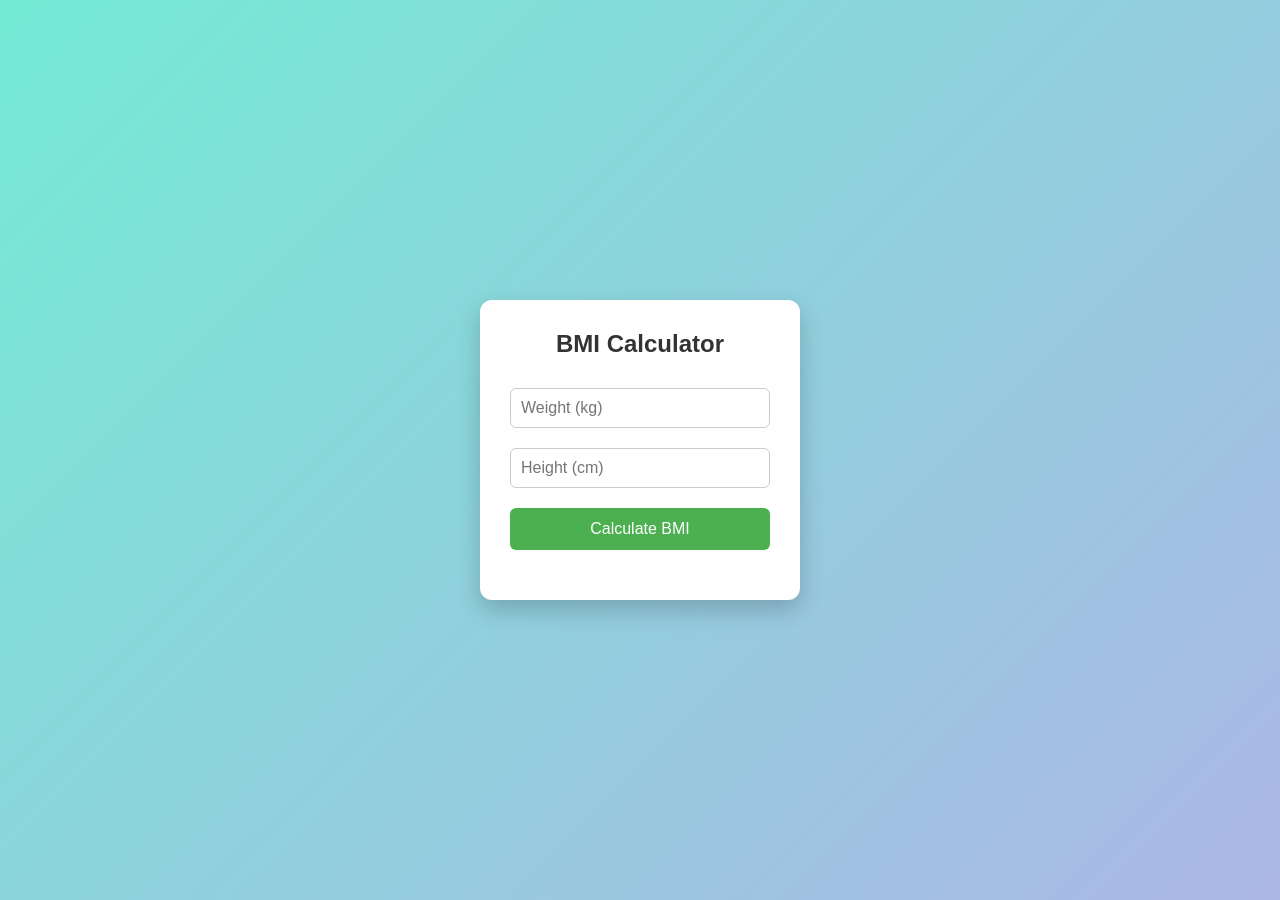
<file: BMI Calculator/index.html>
<!DOCTYPE html>
<html lang="en">
<head>
  <meta charset="UTF-8">
  <title>BMI Calculator</title>
  <style>
    * {
      margin: 0;
      padding: 0;
      box-sizing: border-box;
      font-family: Arial, sans-serif;
    }

    body {
      height: 100vh;
      display: flex;
      justify-content: center;
      align-items: center;
      background: linear-gradient(135deg, #74ebd5, #acb6e5);
    }

    .bmi-container {
      background: #ffffff;
      padding: 30px;
      border-radius: 12px;
      width: 320px;
      box-shadow: 0 10px 25px rgba(0, 0, 0, 0.2);
      text-align: center;
    }

    .bmi-container h2 {
      margin-bottom: 20px;
      color: #333;
    }

    input {
      width: 100%;
      padding: 10px;
      margin: 10px 0;
      border-radius: 6px;
      border: 1px solid #ccc;
      font-size: 16px;
    }

    button {
      width: 100%;
      padding: 12px;
      background: #4caf50;
      color: #fff;
      border: none;
      border-radius: 6px;
      font-size: 16px;
      cursor: pointer;
      margin-top: 10px;
    }

    button:hover {
      background: #43a047;
    }

    .result {
      margin-top: 20px;
      font-size: 16px;
      color: #333;
    }
  </style>
</head>
<body>

  <div class="bmi-container">
    <h2>BMI Calculator</h2>

    <input type="number" id="weight" placeholder="Weight (kg)">
    <input type="number" id="height" placeholder="Height (cm)">

    <button onclick="calculateBMI()">Calculate BMI</button>

    <div class="result" id="result"></div>
  </div>

  <script>
    function calculateBMI() {
      let weight = document.getElementById("weight").value;
      let height = document.getElementById("height").value;

      if (weight === "" || height === "") {
        document.getElementById("result").innerHTML = "Please enter all values.";
        return;
      }

      height = height / 100; // convert cm to meters
      let bmi = (weight / (height * height)).toFixed(2);

      let category = "";

      if (bmi < 18.5) {
        category = "Underweight";
      } else if (bmi < 24.9) {
        category = "Normal weight";
      } else if (bmi < 29.9) {
        category = "Overweight";
      } else {
        category = "Obese";
      }

      document.getElementById("result").innerHTML =
        `Your BMI is <b>${bmi}</b><br>Category: <b>${category}</b>`;
    }
  </script>

</body>
</html>
</file>
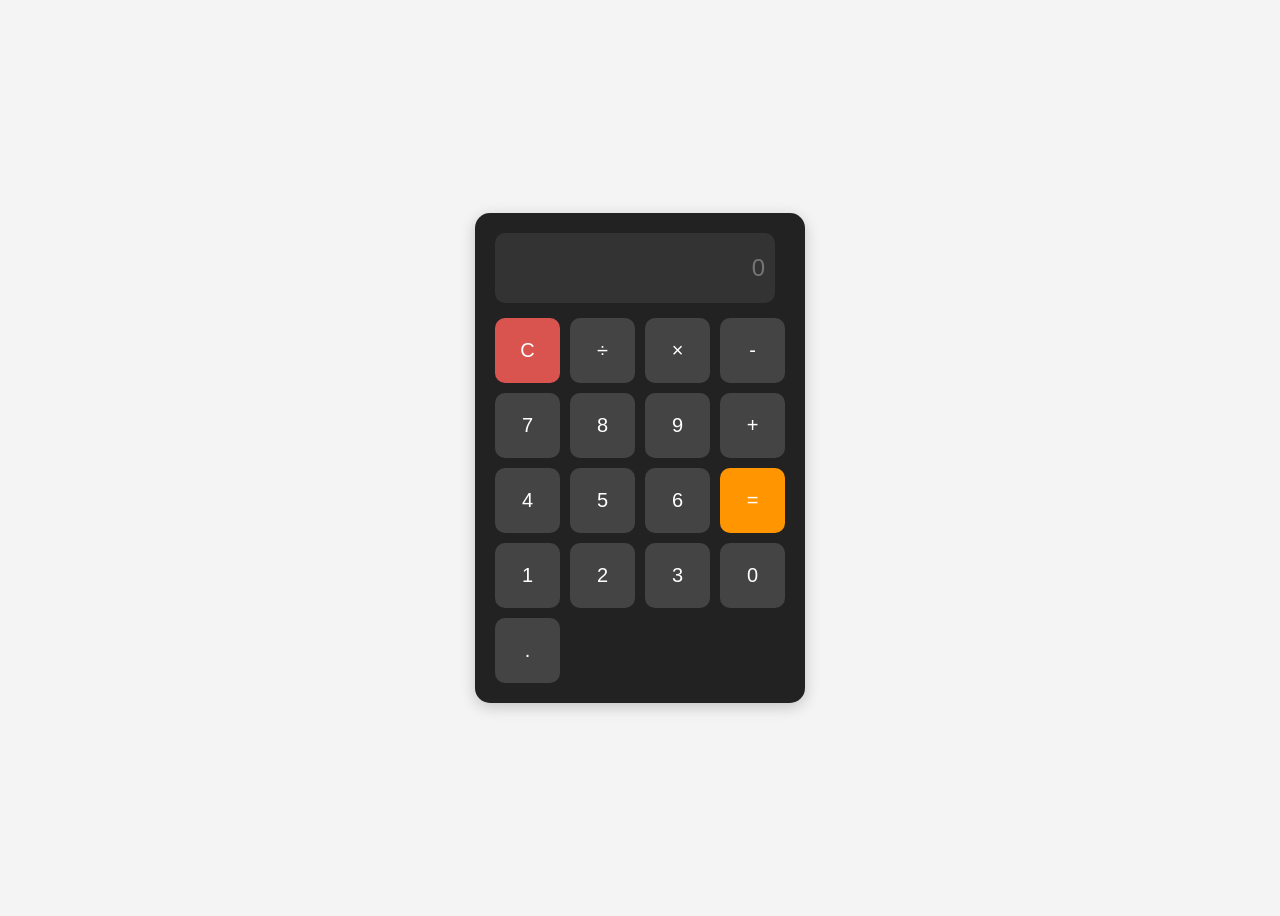
<file: Calculator/index.html>
<!DOCTYPE html>
<html lang="en">

<head>
    <meta charset="UTF-8">
    <meta name="viewport" content="width=device-width, initial-scale=1.0">
    <title>Calculator</title>
    <link rel="stylesheet" href="style.css">
    
</head>

<body>

    <div class="calculator">
        <input type="text" class="display" id="display" placeholder="0" disabled>
        <div class="buttons">
            <button class="clear" onclick="clearDisplay()">C</button>
            <button onclick="appendValue('/')">÷</button>
            <button onclick="appendValue('*')">×</button>
            <button onclick="appendValue('-')">-</button>

            <button onclick="appendValue('7')">7</button>
            <button onclick="appendValue('8')">8</button>
            <button onclick="appendValue('9')">9</button>
            <button onclick="appendValue('+')">+</button>

            <button onclick="appendValue('4')">4</button>
            <button onclick="appendValue('5')">5</button>
            <button onclick="appendValue('6')">6</button>
            <button rowspan="2" class="equal" onclick="calculateResult()">=</button>

            <button onclick="appendValue('1')">1</button>
            <button onclick="appendValue('2')">2</button>
            <button onclick="appendValue('3')">3</button>

            <button onclick="appendValue('0')">0</button>
            <button onclick="appendValue('.')">.</button>
        </div>
    </div>
<script src="script.js"></script>

</body>

</html>
</file>
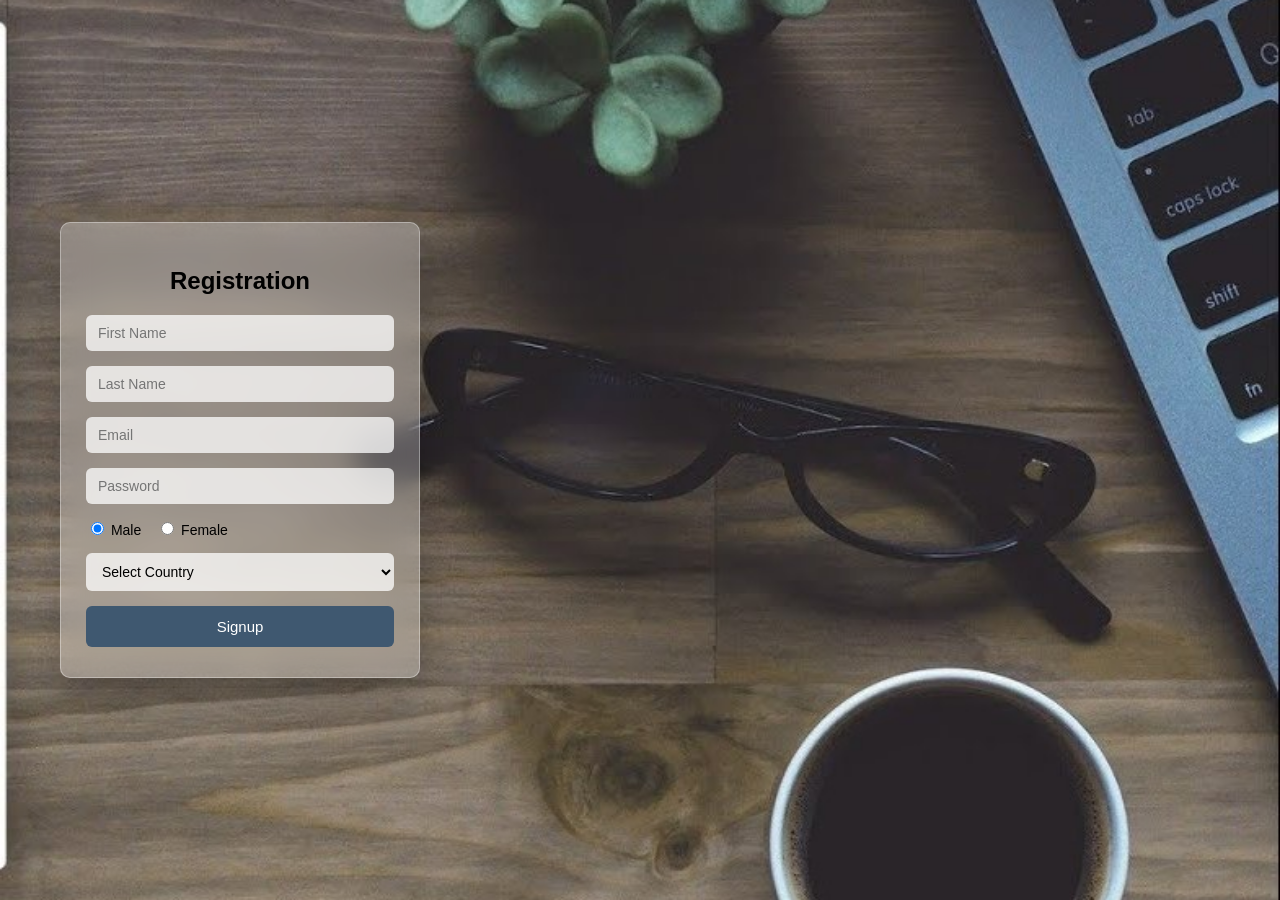
<file: Registration From/index.html>
<!doctype html>
<html lang="en">
  <head>
    <meta charset="UTF-8" />
    <meta name="viewport" content="width=device-width, initial-scale=1.0" />
    <title>Registration Form</title>

    <style>
      * {
        box-sizing: border-box;
        font-family: Arial, Helvetica, sans-serif;
      }

      body {
        margin: 0;
        min-height: 100vh;
        background: url("maxresdefault.jpg") center/cover no-repeat fixed;
        display: flex;
        align-items: center;
        padding-left: 60px;
      }

      /* GLASS CARD */
      .form-card {
        width: 360px;
        padding: 25px 25px 30px;
        border-radius: 10px;

        background: rgba(255, 255, 255, 0.25);
        backdrop-filter: blur(14px);
        -webkit-backdrop-filter: blur(14px);

        border: 1px solid rgba(255, 255, 255, 0.35);
        box-shadow: 0 25px 50px rgba(0, 0, 0, 0.35);
      }

      .form-card h2 {
        text-align: center;
        margin-bottom: 20px;
        color: #000;
      }

      .field {
        margin-bottom: 15px;
      }

      .field input,
      .field select {
        width: 100%;
        padding: 10px 12px;
        border-radius: 6px;
        font-size: 14px;
        border: none;
        background: rgba(255, 255, 255, 0.75);
        outline: none;
      }

      .field input:focus,
      .field select:focus {
        border: 1px solid #3f5870;
      }

      .gender {
        display: flex;
        gap: 15px;
        margin-bottom: 15px;
        font-size: 14px;
        color: #000;
      }

      button {
        width: 100%;
        padding: 12px;
        background: #3f5870;
        border: none;
        color: #fff;
        font-size: 15px;
        border-radius: 6px;
        cursor: pointer;
      }

      button:hover {
        background: #344a5f;
      }

      .error {
        color: #b00020;
        font-size: 13px;
        margin-top: 5px;
        display: none;
      }

      .success {
        color: #0f7c2a;
        text-align: center;
        margin-top: 15px;
        display: none;
        font-weight: bold;
      }
    </style>
  </head>
  <body>
    <div class="form-card">
      <h2>Registration</h2>

      <form id="regForm">
        <div class="field">
          <input type="text" id="firstName" placeholder="First Name" />
          <div class="error">First name is required</div>
        </div>

        <div class="field">
          <input type="text" id="lastName" placeholder="Last Name" />
          <div class="error">Last name is required</div>
        </div>

        <div class="field">
          <input type="email" id="email" placeholder="Email" />
          <div class="error">Enter a valid email</div>
        </div>

        <div class="field">
          <input type="password" id="password" placeholder="Password" />
          <div class="error">Password must be at least 6 characters</div>
        </div>

        <div class="gender">
          <label><input type="radio" name="gender" checked /> Male</label>
          <label><input type="radio" name="gender" /> Female</label>
        </div>

        <div class="field">
          <select id="country">
            <option value="">Select Country</option>
            <option>India</option>
            <option>USA</option>
            <option>UK</option>
            <option>Canada</option>
          </select>
          <div class="error">Please select a country</div>
        </div>

        <button type="submit">Signup</button>
      </form>

      <div class="success">Registration successful!</div>
    </div>

    <script>
      const form = document.getElementById("regForm");
      const successMsg = document.querySelector(".success");

      form.addEventListener("submit", function (e) {
        e.preventDefault();

        let valid = true;
        successMsg.style.display = "none";

        const firstName = document.getElementById("firstName");
        const lastName = document.getElementById("lastName");
        const email = document.getElementById("email");
        const password = document.getElementById("password");
        const country = document.getElementById("country");

        document
          .querySelectorAll(".error")
          .forEach((err) => (err.style.display = "none"));

        if (firstName.value.trim() === "") {
          firstName.nextElementSibling.style.display = "block";
          valid = false;
        }

        if (lastName.value.trim() === "") {
          lastName.nextElementSibling.style.display = "block";
          valid = false;
        }

        if (!email.value.includes("@")) {
          email.nextElementSibling.style.display = "block";
          valid = false;
        }

        if (password.value.length < 6) {
          password.nextElementSibling.style.display = "block";
          valid = false;
        }

        if (country.value === "") {
          country.nextElementSibling.style.display = "block";
          valid = false;
        }

        if (valid) {
          successMsg.style.display = "block";
          form.reset();
        }
      });
    </script>
  </body>
</html>
</file>
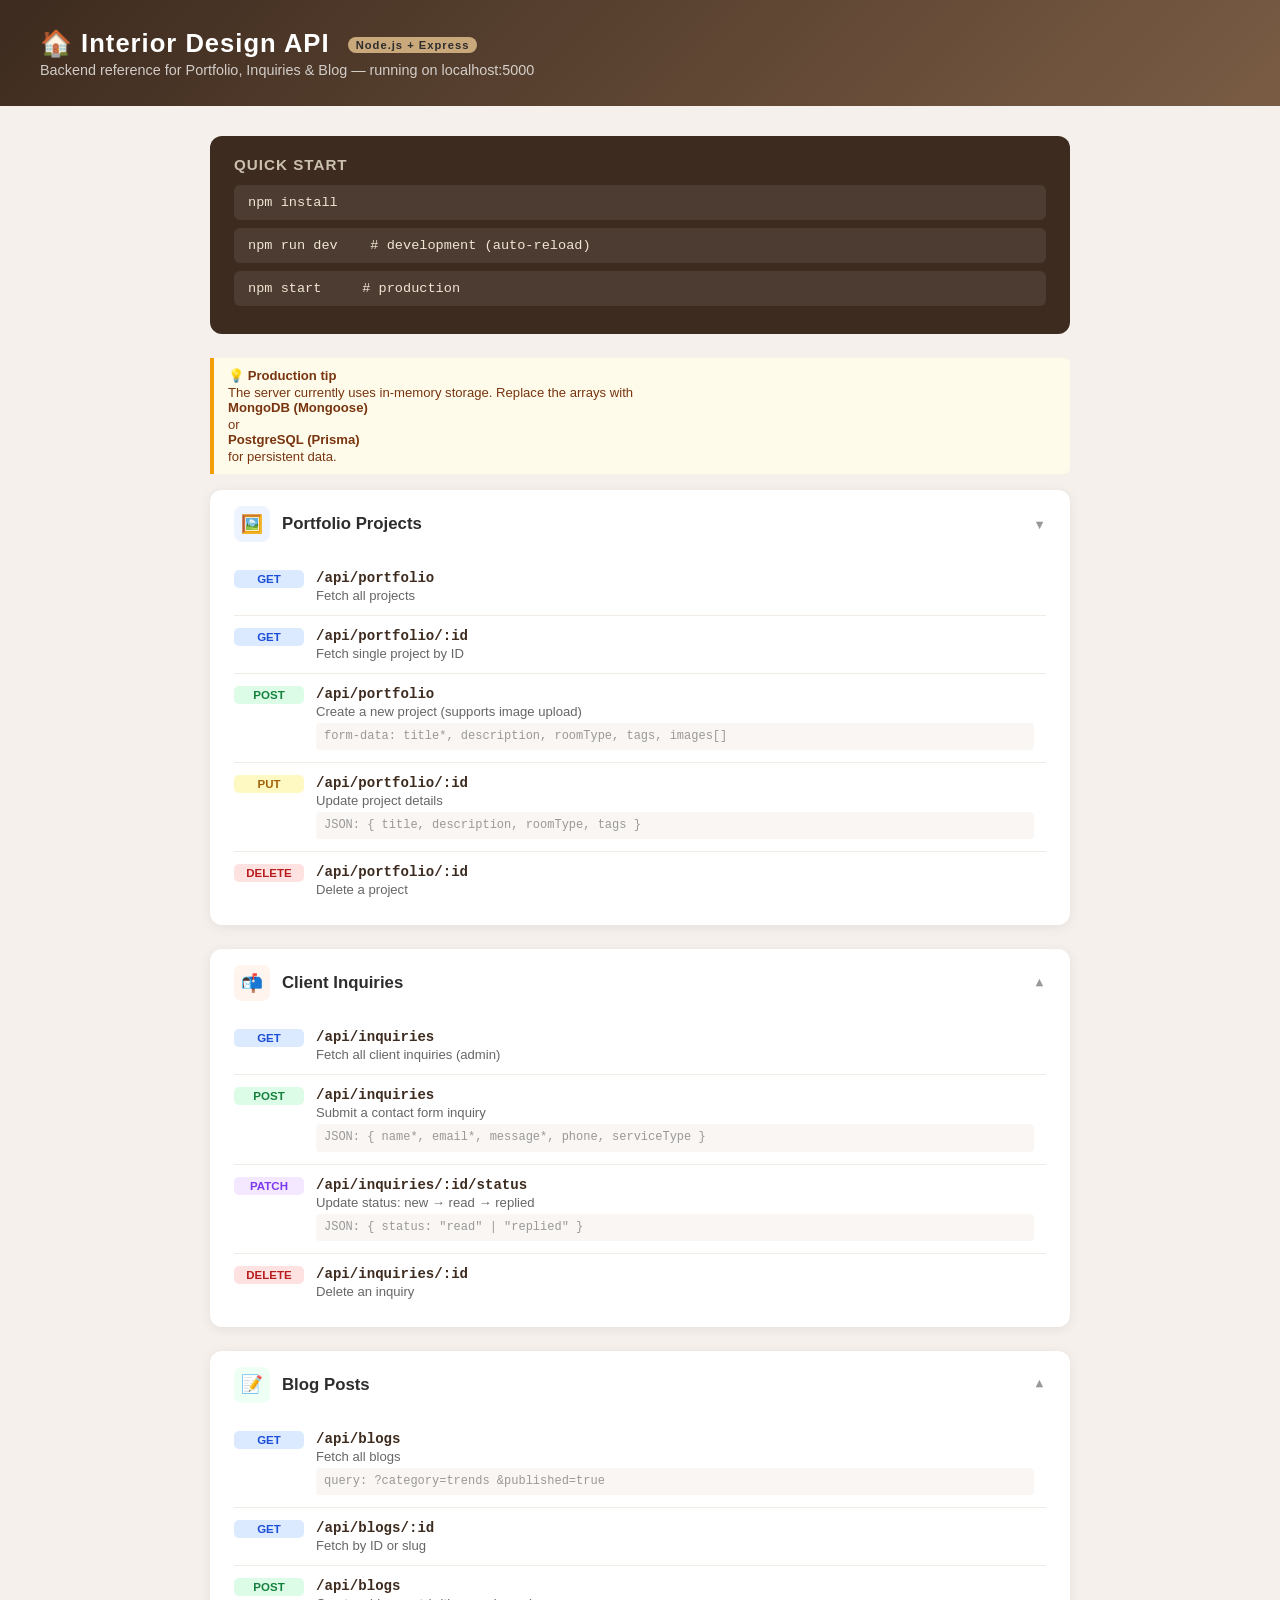
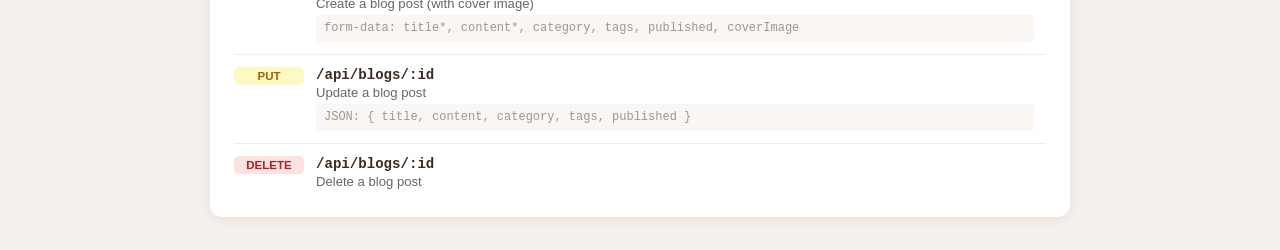
<file: architecture and api/api-reference.html>
<!doctype html>
<html lang="en">
  <head>
    <meta charset="UTF-8" />
    <meta name="viewport" content="width=device-width, initial-scale=1.0" />
    <title>Interior Design API Reference</title>
    <style>
      * {
        box-sizing: border-box;
        margin: 0;
        padding: 0;
      }
      body {
        font-family: "Segoe UI", sans-serif;
        background: #f5f0eb;
        color: #2d2d2d;
      }
      header {
        background: linear-gradient(135deg, #3d2b1f, #7a5c44);
        color: white;
        padding: 28px 40px;
      }
      header h1 {
        font-size: 1.6rem;
        letter-spacing: 1px;
      }
      header p {
        opacity: 0.75;
        margin-top: 4px;
        font-size: 0.9rem;
      }
      .badge {
        display: inline-block;
        background: #c9a87c;
        color: #2d2d2d;
        font-size: 0.7rem;
        font-weight: bold;
        padding: 2px 8px;
        border-radius: 20px;
        margin-left: 10px;
        vertical-align: middle;
      }
      main {
        max-width: 900px;
        margin: 30px auto;
        padding: 0 20px;
      }
      .section {
        background: white;
        border-radius: 12px;
        margin-bottom: 24px;
        overflow: hidden;
        box-shadow: 0 2px 12px rgba(0, 0, 0, 0.07);
      }
      .section-header {
        padding: 16px 24px;
        display: flex;
        align-items: center;
        gap: 12px;
        cursor: pointer;
        user-select: none;
      }
      .section-header h2 {
        font-size: 1.05rem;
      }
      .icon {
        width: 36px;
        height: 36px;
        border-radius: 8px;
        display: flex;
        align-items: center;
        justify-content: center;
        font-size: 1.1rem;
        flex-shrink: 0;
      }
      .portfolio .icon {
        background: #eef4ff;
      }
      .inquiry .icon {
        background: #fff4ee;
      }
      .blog .icon {
        background: #eefff4;
      }
      .routes {
        padding: 0 24px 16px;
        display: none;
      }
      .routes.open {
        display: block;
      }
      .route {
        display: grid;
        grid-template-columns: 70px 1fr auto;
        align-items: start;
        gap: 12px;
        padding: 12px 0;
        border-bottom: 1px solid #f0ebe5;
      }
      .route:last-child {
        border-bottom: none;
      }
      .method {
        font-size: 0.72rem;
        font-weight: bold;
        padding: 3px 8px;
        border-radius: 5px;
        text-align: center;
      }
      .GET {
        background: #dbeafe;
        color: #1d4ed8;
      }
      .POST {
        background: #dcfce7;
        color: #15803d;
      }
      .PUT {
        background: #fef9c3;
        color: #a16207;
      }
      .DELETE {
        background: #fee2e2;
        color: #b91c1c;
      }
      .PATCH {
        background: #f3e8ff;
        color: #7c3aed;
      }
      .endpoint {
        font-family: monospace;
        font-size: 0.88rem;
        color: #3d2b1f;
        font-weight: 600;
      }
      .desc {
        font-size: 0.82rem;
        color: #666;
        margin-top: 2px;
      }
      .body-hint {
        font-size: 0.75rem;
        color: #999;
        font-family: monospace;
        margin-top: 4px;
        background: #f9f6f3;
        padding: 4px 8px;
        border-radius: 4px;
        line-height: 1.6;
      }
      .chevron {
        transition: transform 0.2s;
        font-size: 0.8rem;
        color: #999;
      }
      .chevron.open {
        transform: rotate(180deg);
      }
      .setup {
        background: #3d2b1f;
        color: #f0e6d3;
        border-radius: 12px;
        padding: 20px 24px;
        margin-bottom: 24px;
      }
      .setup h3 {
        margin-bottom: 12px;
        font-size: 0.95rem;
        opacity: 0.8;
        text-transform: uppercase;
        letter-spacing: 1px;
      }
      .setup code {
        display: block;
        background: rgba(255, 255, 255, 0.08);
        border-radius: 6px;
        padding: 10px 14px;
        font-family: monospace;
        font-size: 0.85rem;
        margin-bottom: 8px;
      }
      .tip {
        background: #fffbeb;
        border-left: 4px solid #f59e0b;
        padding: 10px 14px;
        border-radius: 0 6px 6px 0;
        font-size: 0.82rem;
        color: #78350f;
        margin-bottom: 16px;
      }
      .tip strong {
        display: block;
        margin-bottom: 2px;
      }
    </style>
  </head>
  <body>
    <header>
      <h1>
        🏠 Interior Design API <span class="badge">Node.js + Express</span>
      </h1>
      <p>
        Backend reference for Portfolio, Inquiries & Blog — running on
        localhost:5000
      </p>
    </header>

    <main>
      <div class="setup">
        <h3>Quick Start</h3>
        <code>npm install</code>
        <code>npm run dev &nbsp;&nbsp;&nbsp;# development (auto-reload)</code>
        <code>npm start &nbsp;&nbsp;&nbsp;&nbsp;# production</code>
      </div>

      <div class="tip">
        <strong>💡 Production tip</strong>
        The server currently uses in-memory storage. Replace the arrays with
        <strong>MongoDB (Mongoose)</strong> or
        <strong>PostgreSQL (Prisma)</strong> for persistent data.
      </div>

      <!-- PORTFOLIO -->
      <div class="section portfolio">
        <div class="section-header" onclick="toggle(this)">
          <div class="icon">🖼️</div>
          <h2>Portfolio Projects</h2>
          <span style="margin-left: auto" class="chevron">▼</span>
        </div>
        <div class="routes open">
          <div class="route">
            <span class="method GET">GET</span>
            <div>
              <div class="endpoint">/api/portfolio</div>
              <div class="desc">Fetch all projects</div>
            </div>
          </div>
          <div class="route">
            <span class="method GET">GET</span>
            <div>
              <div class="endpoint">/api/portfolio/:id</div>
              <div class="desc">Fetch single project by ID</div>
            </div>
          </div>
          <div class="route">
            <span class="method POST">POST</span>
            <div>
              <div class="endpoint">/api/portfolio</div>
              <div class="desc">
                Create a new project (supports image upload)
              </div>
              <div class="body-hint">
                form-data: title*, description, roomType, tags, images[]
              </div>
            </div>
          </div>
          <div class="route">
            <span class="method PUT">PUT</span>
            <div>
              <div class="endpoint">/api/portfolio/:id</div>
              <div class="desc">Update project details</div>
              <div class="body-hint">
                JSON: { title, description, roomType, tags }
              </div>
            </div>
          </div>
          <div class="route">
            <span class="method DELETE">DELETE</span>
            <div>
              <div class="endpoint">/api/portfolio/:id</div>
              <div class="desc">Delete a project</div>
            </div>
          </div>
        </div>
      </div>

      <!-- INQUIRIES -->
      <div class="section inquiry">
        <div class="section-header" onclick="toggle(this)">
          <div class="icon">📬</div>
          <h2>Client Inquiries</h2>
          <span style="margin-left: auto" class="chevron open">▼</span>
        </div>
        <div class="routes open">
          <div class="route">
            <span class="method GET">GET</span>
            <div>
              <div class="endpoint">/api/inquiries</div>
              <div class="desc">Fetch all client inquiries (admin)</div>
            </div>
          </div>
          <div class="route">
            <span class="method POST">POST</span>
            <div>
              <div class="endpoint">/api/inquiries</div>
              <div class="desc">Submit a contact form inquiry</div>
              <div class="body-hint">
                JSON: { name*, email*, message*, phone, serviceType }
              </div>
            </div>
          </div>
          <div class="route">
            <span class="method PATCH">PATCH</span>
            <div>
              <div class="endpoint">/api/inquiries/:id/status</div>
              <div class="desc">Update status: new → read → replied</div>
              <div class="body-hint">JSON: { status: "read" | "replied" }</div>
            </div>
          </div>
          <div class="route">
            <span class="method DELETE">DELETE</span>
            <div>
              <div class="endpoint">/api/inquiries/:id</div>
              <div class="desc">Delete an inquiry</div>
            </div>
          </div>
        </div>
      </div>

      <!-- BLOGS -->
      <div class="section blog">
        <div class="section-header" onclick="toggle(this)">
          <div class="icon">📝</div>
          <h2>Blog Posts</h2>
          <span style="margin-left: auto" class="chevron open">▼</span>
        </div>
        <div class="routes open">
          <div class="route">
            <span class="method GET">GET</span>
            <div>
              <div class="endpoint">/api/blogs</div>
              <div class="desc">Fetch all blogs</div>
              <div class="body-hint">
                query: ?category=trends &amp;published=true
              </div>
            </div>
          </div>
          <div class="route">
            <span class="method GET">GET</span>
            <div>
              <div class="endpoint">/api/blogs/:id</div>
              <div class="desc">Fetch by ID or slug</div>
            </div>
          </div>
          <div class="route">
            <span class="method POST">POST</span>
            <div>
              <div class="endpoint">/api/blogs</div>
              <div class="desc">Create a blog post (with cover image)</div>
              <div class="body-hint">
                form-data: title*, content*, category, tags, published,
                coverImage
              </div>
            </div>
          </div>
          <div class="route">
            <span class="method PUT">PUT</span>
            <div>
              <div class="endpoint">/api/blogs/:id</div>
              <div class="desc">Update a blog post</div>
              <div class="body-hint">
                JSON: { title, content, category, tags, published }
              </div>
            </div>
          </div>
          <div class="route">
            <span class="method DELETE">DELETE</span>
            <div>
              <div class="endpoint">/api/blogs/:id</div>
              <div class="desc">Delete a blog post</div>
            </div>
          </div>
        </div>
      </div>
    </main>

    <script>
      function toggle(header) {
        const routes = header.nextElementSibling;
        const chevron = header.querySelector(".chevron");
        routes.classList.toggle("open");
        chevron.classList.toggle("open");
      }
    </script>
  </body>
</html>
</file>
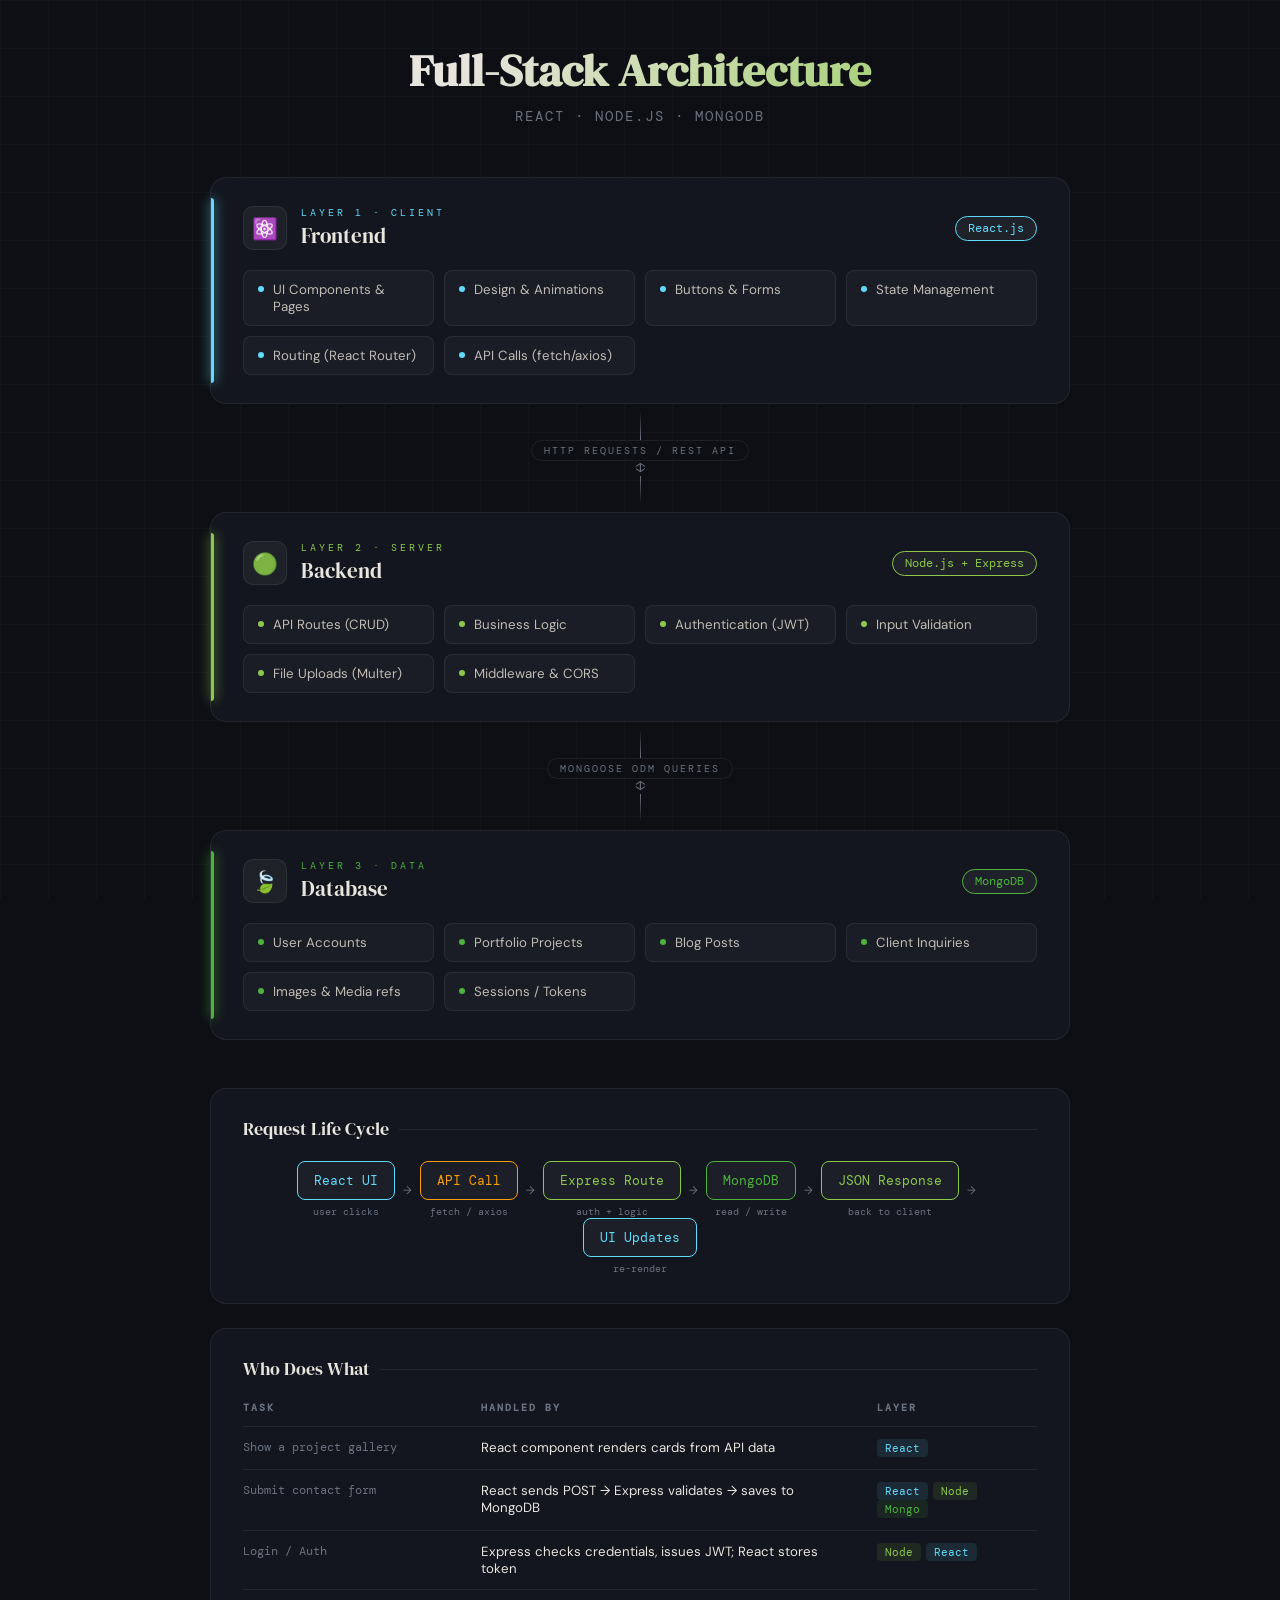
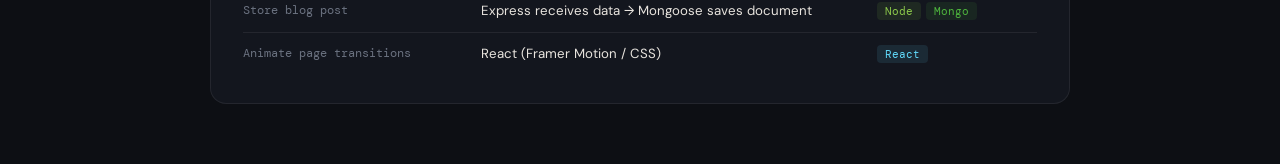
<file: architecture and api/fullstack-architecture.html>
<!DOCTYPE html>
<html lang="en">
<head>
<meta charset="UTF-8"/>
<meta name="viewport" content="width=device-width, initial-scale=1.0"/>
<title>Full-Stack Architecture</title>
<link href="https://fonts.googleapis.com/css2?family=DM+Serif+Display:ital@0;1&family=DM+Mono:wght@400;500&family=DM+Sans:wght@300;400;500&display=swap" rel="stylesheet"/>
<style>
  :root {
    --react: #61dafb;
    --node: #8cc84b;
    --mongo: #4db33d;
    --bg: #0d0f14;
    --surface: #13161e;
    --border: rgba(255,255,255,0.07);
    --text: #e8e4de;
    --muted: #6b7280;
  }

  * { box-sizing: border-box; margin: 0; padding: 0; }

  body {
    background: var(--bg);
    color: var(--text);
    font-family: 'DM Sans', sans-serif;
    min-height: 100vh;
    padding: 40px 20px 60px;
    overflow-x: hidden;
  }

  /* Animated background grid */
  body::before {
    content: '';
    position: fixed;
    inset: 0;
    background-image:
      linear-gradient(rgba(255,255,255,0.025) 1px, transparent 1px),
      linear-gradient(90deg, rgba(255,255,255,0.025) 1px, transparent 1px);
    background-size: 48px 48px;
    pointer-events: none;
    z-index: 0;
  }

  .wrapper { position: relative; z-index: 1; max-width: 860px; margin: 0 auto; }

  /* ── HEADER ── */
  .page-title {
    font-family: 'DM Serif Display', serif;
    font-size: clamp(1.8rem, 5vw, 2.8rem);
    text-align: center;
    margin-bottom: 6px;
    background: linear-gradient(135deg, #e8e4de 30%, #8cc84b 100%);
    -webkit-background-clip: text;
    -webkit-text-fill-color: transparent;
    background-clip: text;
  }
  .page-sub {
    text-align: center;
    color: var(--muted);
    font-size: 0.88rem;
    font-family: 'DM Mono', monospace;
    letter-spacing: 2px;
    text-transform: uppercase;
    margin-bottom: 52px;
  }

  /* ── STACK ── */
  .stack { display: flex; flex-direction: column; gap: 0; }

  /* ── LAYER CARD ── */
  .layer {
    position: relative;
    background: var(--surface);
    border: 1px solid var(--border);
    border-radius: 16px;
    padding: 28px 32px;
    margin-bottom: 0;
    opacity: 0;
    transform: translateY(30px);
    animation: rise 0.6s ease forwards;
    transition: box-shadow 0.3s, border-color 0.3s;
  }
  .layer:hover { box-shadow: 0 0 40px -8px var(--accent); border-color: var(--accent); }
  .layer:nth-child(1) { animation-delay: 0.1s; --accent: var(--react); }
  .layer:nth-child(3) { animation-delay: 0.3s; --accent: var(--node); }
  .layer:nth-child(5) { animation-delay: 0.5s; --accent: var(--mongo); }

  @keyframes rise {
    to { opacity: 1; transform: translateY(0); }
  }

  /* accent bar on left */
  .layer::before {
    content: '';
    position: absolute;
    left: 0; top: 20px; bottom: 20px;
    width: 3px;
    border-radius: 0 3px 3px 0;
    background: var(--accent);
    box-shadow: 0 0 12px var(--accent);
  }

  .layer-head { display: flex; align-items: center; gap: 14px; margin-bottom: 20px; }
  .layer-icon {
    width: 44px; height: 44px;
    border-radius: 10px;
    display: flex; align-items: center; justify-content: center;
    font-size: 1.3rem;
    background: rgba(255,255,255,0.05);
    border: 1px solid var(--border);
    flex-shrink: 0;
  }

  .layer-label { font-size: 0.65rem; font-family: 'DM Mono', monospace; letter-spacing: 3px; text-transform: uppercase; color: var(--accent); margin-bottom: 2px; }
  .layer-title { font-family: 'DM Serif Display', serif; font-size: 1.3rem; }

  .tech-badge {
    margin-left: auto;
    background: rgba(255,255,255,0.05);
    border: 1px solid var(--accent);
    color: var(--accent);
    font-family: 'DM Mono', monospace;
    font-size: 0.72rem;
    padding: 4px 12px;
    border-radius: 20px;
    white-space: nowrap;
  }

  /* items grid */
  .items { display: grid; grid-template-columns: repeat(auto-fill, minmax(160px, 1fr)); gap: 10px; }
  .item {
    background: rgba(255,255,255,0.03);
    border: 1px solid var(--border);
    border-radius: 8px;
    padding: 10px 14px;
    display: flex;
    align-items: flex-start;
    gap: 9px;
    font-size: 0.83rem;
    color: #c0bbb4;
    transition: background 0.2s, border-color 0.2s, color 0.2s;
  }
  .item:hover { background: rgba(255,255,255,0.06); border-color: var(--accent); color: var(--text); }
  .item-dot { width: 6px; height: 6px; border-radius: 50%; background: var(--accent); flex-shrink: 0; margin-top: 5px; }

  /* ── ARROW CONNECTOR ── */
  .connector {
    display: flex;
    flex-direction: column;
    align-items: center;
    padding: 8px 0;
    gap: 0;
    opacity: 0;
    animation: rise 0.4s ease forwards;
  }
  .connector:nth-of-type(2) { animation-delay: 0.2s; }
  .connector:nth-of-type(4) { animation-delay: 0.4s; }
  .conn-line { width: 1px; height: 28px; background: linear-gradient(to bottom, transparent, var(--muted)); }
  .conn-label {
    font-family: 'DM Mono', monospace;
    font-size: 0.65rem;
    letter-spacing: 2px;
    color: var(--muted);
    text-transform: uppercase;
    border: 1px solid var(--border);
    padding: 3px 12px;
    border-radius: 20px;
    background: var(--bg);
  }
  .conn-arrow { color: var(--muted); font-size: 0.8rem; margin-top: -2px; }
  .conn-line2 { width: 1px; height: 28px; background: linear-gradient(to bottom, var(--muted), transparent); }

  /* ── DATA FLOW ── */
  .flow-section {
    margin-top: 48px;
    background: var(--surface);
    border: 1px solid var(--border);
    border-radius: 16px;
    padding: 28px 32px;
    opacity: 0;
    animation: rise 0.6s 0.7s ease forwards;
  }
  .flow-title {
    font-family: 'DM Serif Display', serif;
    font-size: 1.1rem;
    margin-bottom: 20px;
    display: flex;
    align-items: center;
    gap: 10px;
  }
  .flow-title::after {
    content: '';
    flex: 1;
    height: 1px;
    background: var(--border);
  }

  .flow {
    display: flex;
    align-items: center;
    gap: 0;
    flex-wrap: wrap;
    justify-content: center;
  }
  .flow-step {
    display: flex;
    align-items: center;
    gap: 0;
  }
  .flow-node {
    background: rgba(255,255,255,0.04);
    border: 1px solid var(--border);
    border-radius: 8px;
    padding: 10px 16px;
    font-size: 0.8rem;
    font-family: 'DM Mono', monospace;
    text-align: center;
    white-space: nowrap;
    transition: all 0.3s;
    cursor: default;
  }
  .flow-node:hover { background: rgba(255,255,255,0.08); transform: translateY(-2px); }
  .flow-node.react { border-color: var(--react); color: var(--react); }
  .flow-node.node  { border-color: var(--node); color: var(--node); }
  .flow-node.mongo { border-color: var(--mongo); color: var(--mongo); }
  .flow-node.api   { border-color: #f59e0b; color: #f59e0b; }
  .flow-arrow {
    font-size: 0.7rem;
    color: var(--muted);
    padding: 0 8px;
  }
  .flow-note {
    font-size: 0.65rem;
    color: var(--muted);
    text-align: center;
    margin-top: 5px;
    font-family: 'DM Mono', monospace;
    display: block;
  }

  /* ── RESPONSIBILITY TABLE ── */
  .resp-section {
    margin-top: 24px;
    background: var(--surface);
    border: 1px solid var(--border);
    border-radius: 16px;
    padding: 28px 32px;
    opacity: 0;
    animation: rise 0.6s 0.85s ease forwards;
  }

  table { width: 100%; border-collapse: collapse; margin-top: 16px; }
  th {
    text-align: left;
    font-family: 'DM Mono', monospace;
    font-size: 0.65rem;
    text-transform: uppercase;
    letter-spacing: 2px;
    color: var(--muted);
    padding: 0 0 12px;
    border-bottom: 1px solid var(--border);
  }
  td {
    padding: 12px 0;
    font-size: 0.83rem;
    border-bottom: 1px solid var(--border);
    vertical-align: top;
  }
  tr:last-child td { border-bottom: none; }
  td:first-child { width: 30%; color: var(--muted); font-family: 'DM Mono', monospace; font-size: 0.78rem; }
  td:nth-child(2) { padding-right: 20px; }
  .tag {
    display: inline-block;
    font-family: 'DM Mono', monospace;
    font-size: 0.68rem;
    padding: 2px 8px;
    border-radius: 4px;
    margin-right: 5px;
  }
  .tag.react { background: rgba(97,218,251,0.1); color: var(--react); }
  .tag.node  { background: rgba(140,200,75,0.1); color: var(--node); }
  .tag.mongo { background: rgba(77,179,61,0.1); color: var(--mongo); }

  @media (max-width: 600px) {
    .items { grid-template-columns: 1fr 1fr; }
    .tech-badge { display: none; }
    .flow { flex-direction: column; }
    .flow-arrow { transform: rotate(90deg); }
  }
</style>
</head>
<body>
<div class="wrapper">
  <h1 class="page-title">Full-Stack Architecture</h1>
  <p class="page-sub">React · Node.js · MongoDB</p>

  <div class="stack">

    <!-- FRONTEND -->
    <div class="layer">
      <div class="layer-head">
        <div class="layer-icon">⚛️</div>
        <div>
          <div class="layer-label">Layer 1 · Client</div>
          <div class="layer-title">Frontend</div>
        </div>
        <div class="tech-badge">React.js</div>
      </div>
      <div class="items">
        <div class="item"><span class="item-dot"></span>UI Components & Pages</div>
        <div class="item"><span class="item-dot"></span>Design & Animations</div>
        <div class="item"><span class="item-dot"></span>Buttons & Forms</div>
        <div class="item"><span class="item-dot"></span>State Management</div>
        <div class="item"><span class="item-dot"></span>Routing (React Router)</div>
        <div class="item"><span class="item-dot"></span>API Calls (fetch/axios)</div>
      </div>
    </div>

    <!-- CONNECTOR 1 -->
    <div class="connector">
      <div class="conn-line"></div>
      <div class="conn-label">HTTP Requests / REST API</div>
      <div class="conn-arrow">↕</div>
      <div class="conn-line2"></div>
    </div>

    <!-- BACKEND -->
    <div class="layer">
      <div class="layer-head">
        <div class="layer-icon">🟢</div>
        <div>
          <div class="layer-label">Layer 2 · Server</div>
          <div class="layer-title">Backend</div>
        </div>
        <div class="tech-badge">Node.js + Express</div>
      </div>
      <div class="items">
        <div class="item"><span class="item-dot"></span>API Routes (CRUD)</div>
        <div class="item"><span class="item-dot"></span>Business Logic</div>
        <div class="item"><span class="item-dot"></span>Authentication (JWT)</div>
        <div class="item"><span class="item-dot"></span>Input Validation</div>
        <div class="item"><span class="item-dot"></span>File Uploads (Multer)</div>
        <div class="item"><span class="item-dot"></span>Middleware & CORS</div>
      </div>
    </div>

    <!-- CONNECTOR 2 -->
    <div class="connector">
      <div class="conn-line"></div>
      <div class="conn-label">Mongoose ODM Queries</div>
      <div class="conn-arrow">↕</div>
      <div class="conn-line2"></div>
    </div>

    <!-- DATABASE -->
    <div class="layer">
      <div class="layer-head">
        <div class="layer-icon">🍃</div>
        <div>
          <div class="layer-label">Layer 3 · Data</div>
          <div class="layer-title">Database</div>
        </div>
        <div class="tech-badge">MongoDB</div>
      </div>
      <div class="items">
        <div class="item"><span class="item-dot"></span>User Accounts</div>
        <div class="item"><span class="item-dot"></span>Portfolio Projects</div>
        <div class="item"><span class="item-dot"></span>Blog Posts</div>
        <div class="item"><span class="item-dot"></span>Client Inquiries</div>
        <div class="item"><span class="item-dot"></span>Images & Media refs</div>
        <div class="item"><span class="item-dot"></span>Sessions / Tokens</div>
      </div>
    </div>

  </div><!-- /stack -->

  <!-- DATA FLOW -->
  <div class="flow-section">
    <div class="flow-title">Request Life Cycle</div>
    <div class="flow">
      <div class="flow-step">
        <div>
          <div class="flow-node react">React UI</div>
          <span class="flow-note">user clicks</span>
        </div>
        <div class="flow-arrow">→</div>
      </div>
      <div class="flow-step">
        <div>
          <div class="flow-node api">API Call</div>
          <span class="flow-note">fetch / axios</span>
        </div>
        <div class="flow-arrow">→</div>
      </div>
      <div class="flow-step">
        <div>
          <div class="flow-node node">Express Route</div>
          <span class="flow-note">auth + logic</span>
        </div>
        <div class="flow-arrow">→</div>
      </div>
      <div class="flow-step">
        <div>
          <div class="flow-node mongo">MongoDB</div>
          <span class="flow-note">read / write</span>
        </div>
        <div class="flow-arrow">→</div>
      </div>
      <div class="flow-step">
        <div>
          <div class="flow-node node">JSON Response</div>
          <span class="flow-note">back to client</span>
        </div>
        <div class="flow-arrow">→</div>
      </div>
      <div class="flow-step">
        <div>
          <div class="flow-node react">UI Updates</div>
          <span class="flow-note">re-render</span>
        </div>
      </div>
    </div>
  </div>

  <!-- RESPONSIBILITY TABLE -->
  <div class="resp-section">
    <div class="flow-title">Who Does What</div>
    <table>
      <tr><th>Task</th><th>Handled By</th><th>Layer</th></tr>
      <tr>
        <td>Show a project gallery</td>
        <td>React component renders cards from API data</td>
        <td><span class="tag react">React</span></td>
      </tr>
      <tr>
        <td>Submit contact form</td>
        <td>React sends POST → Express validates → saves to MongoDB</td>
        <td><span class="tag react">React</span><span class="tag node">Node</span><span class="tag mongo">Mongo</span></td>
      </tr>
      <tr>
        <td>Login / Auth</td>
        <td>Express checks credentials, issues JWT; React stores token</td>
        <td><span class="tag node">Node</span><span class="tag react">React</span></td>
      </tr>
      <tr>
        <td>Store blog post</td>
        <td>Express receives data → Mongoose saves document</td>
        <td><span class="tag node">Node</span><span class="tag mongo">Mongo</span></td>
      </tr>
      <tr>
        <td>Animate page transitions</td>
        <td>React (Framer Motion / CSS)</td>
        <td><span class="tag react">React</span></td>
      </tr>
    </table>
  </div>

</div>
</body>
</html>
</file>
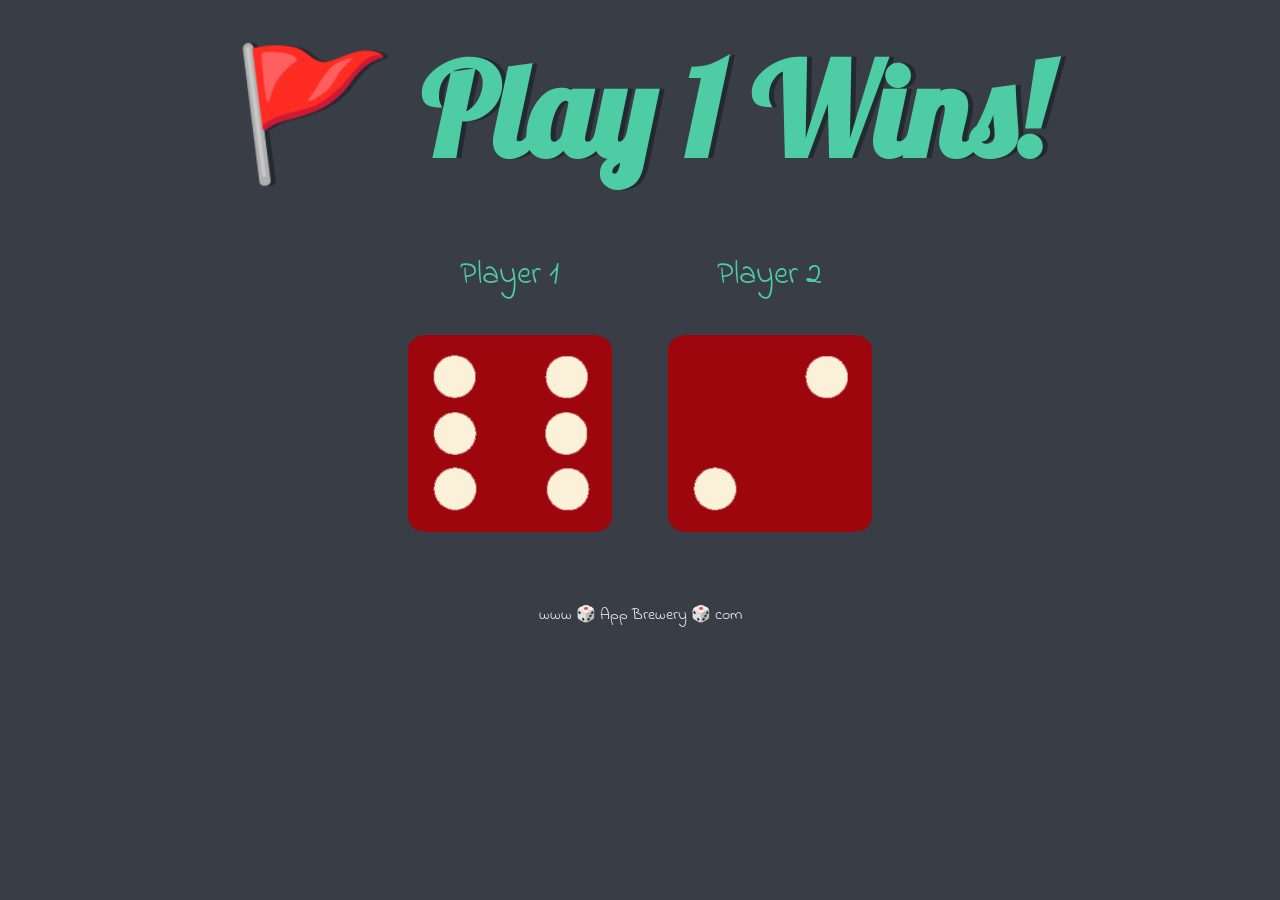
<file: Dicee Game/dicee.html>
<!DOCTYPE html>
<html lang="en" dir="ltr">
  <head>
    <meta charset="utf-8">
    <title>Dicee</title>
    <link rel="stylesheet" href="styles.css">
    <link href="https://fonts.googleapis.com/css?family=Indie+Flower|Lobster" rel="stylesheet">

  </head>
  <body>

    <div class="container">
      <h1>Refresh Me</h1>

      <div class="dice">
        <p>Player 1</p>
        <img class="img1" src="images/dice6.png">
      </div>

      <div class="dice">
        <p>Player 2</p>
        <img class="img2" src="images/dice6.png">
      </div>

    </div>

    <script src="index.js" charset="utf-8"></script>

      </body>

      <footer>
        www 🎲 App Brewery 🎲 com
      </footer>
    </html>
</file>
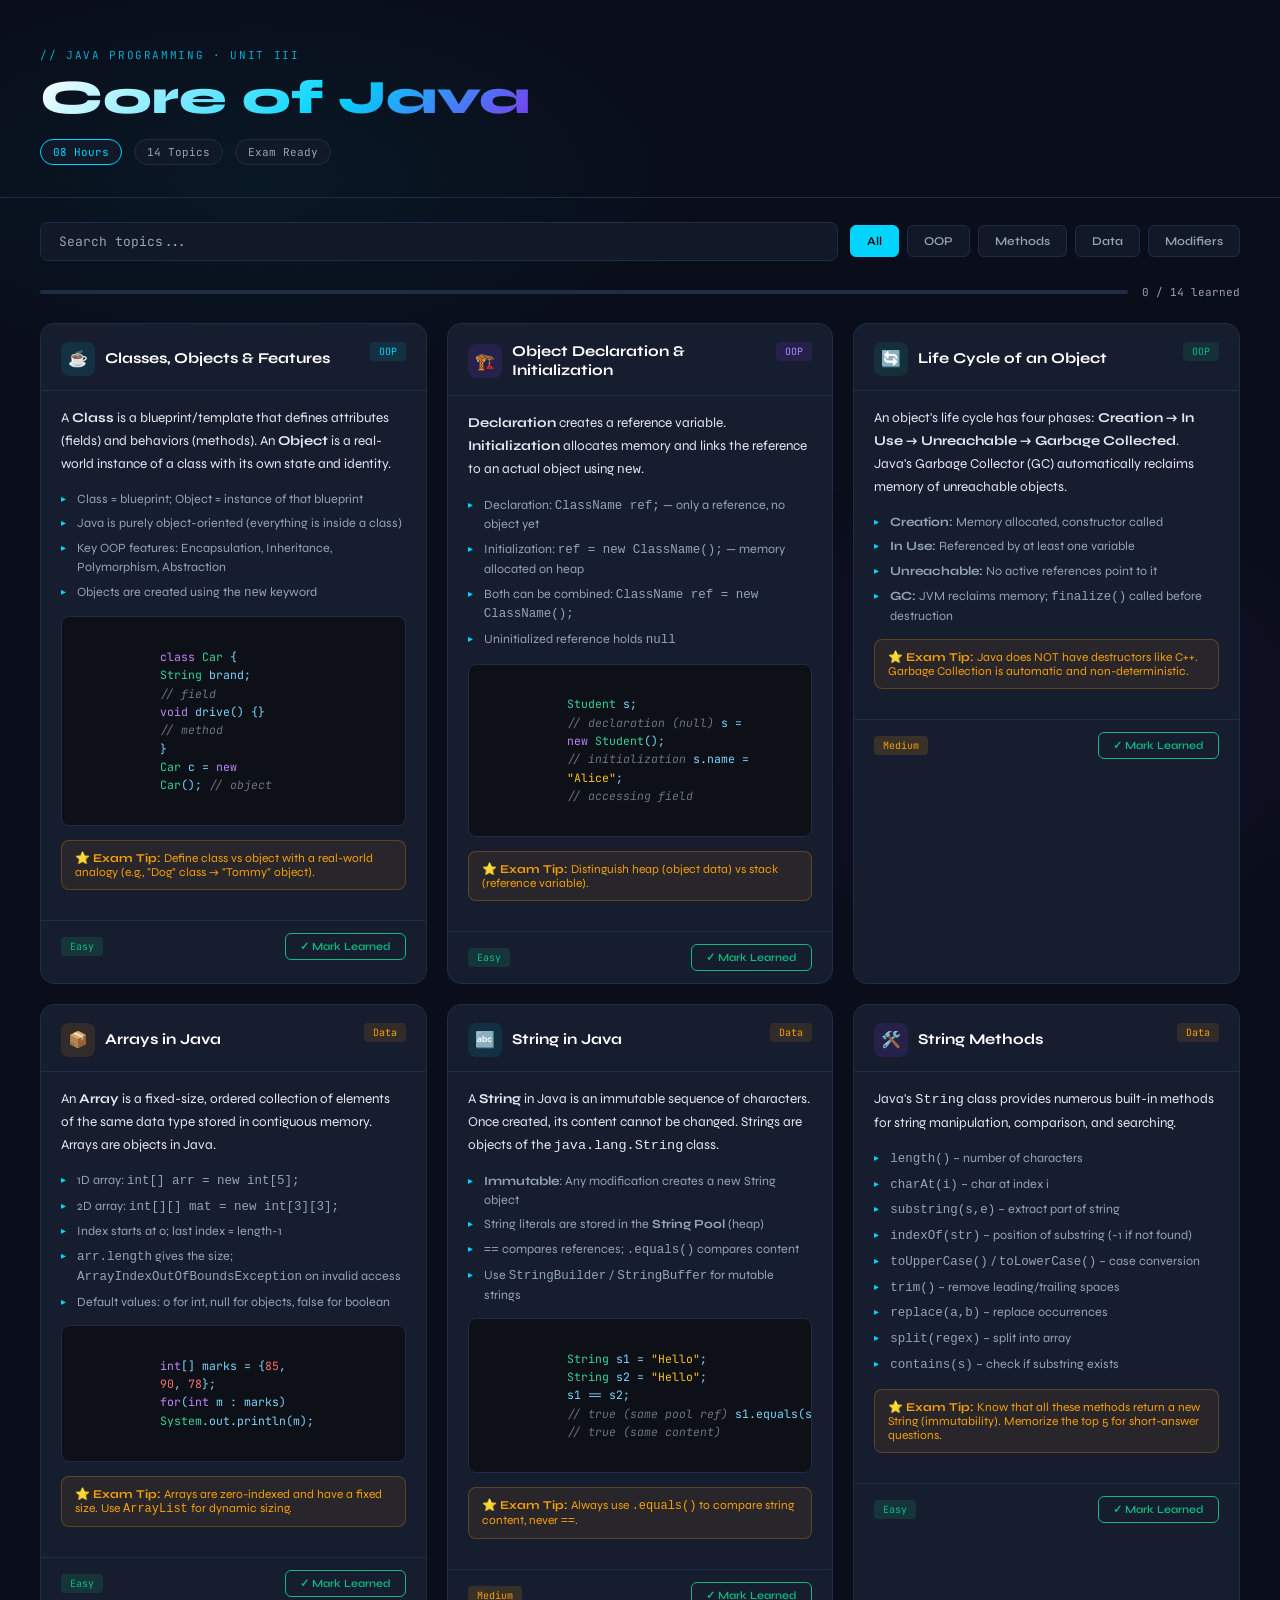
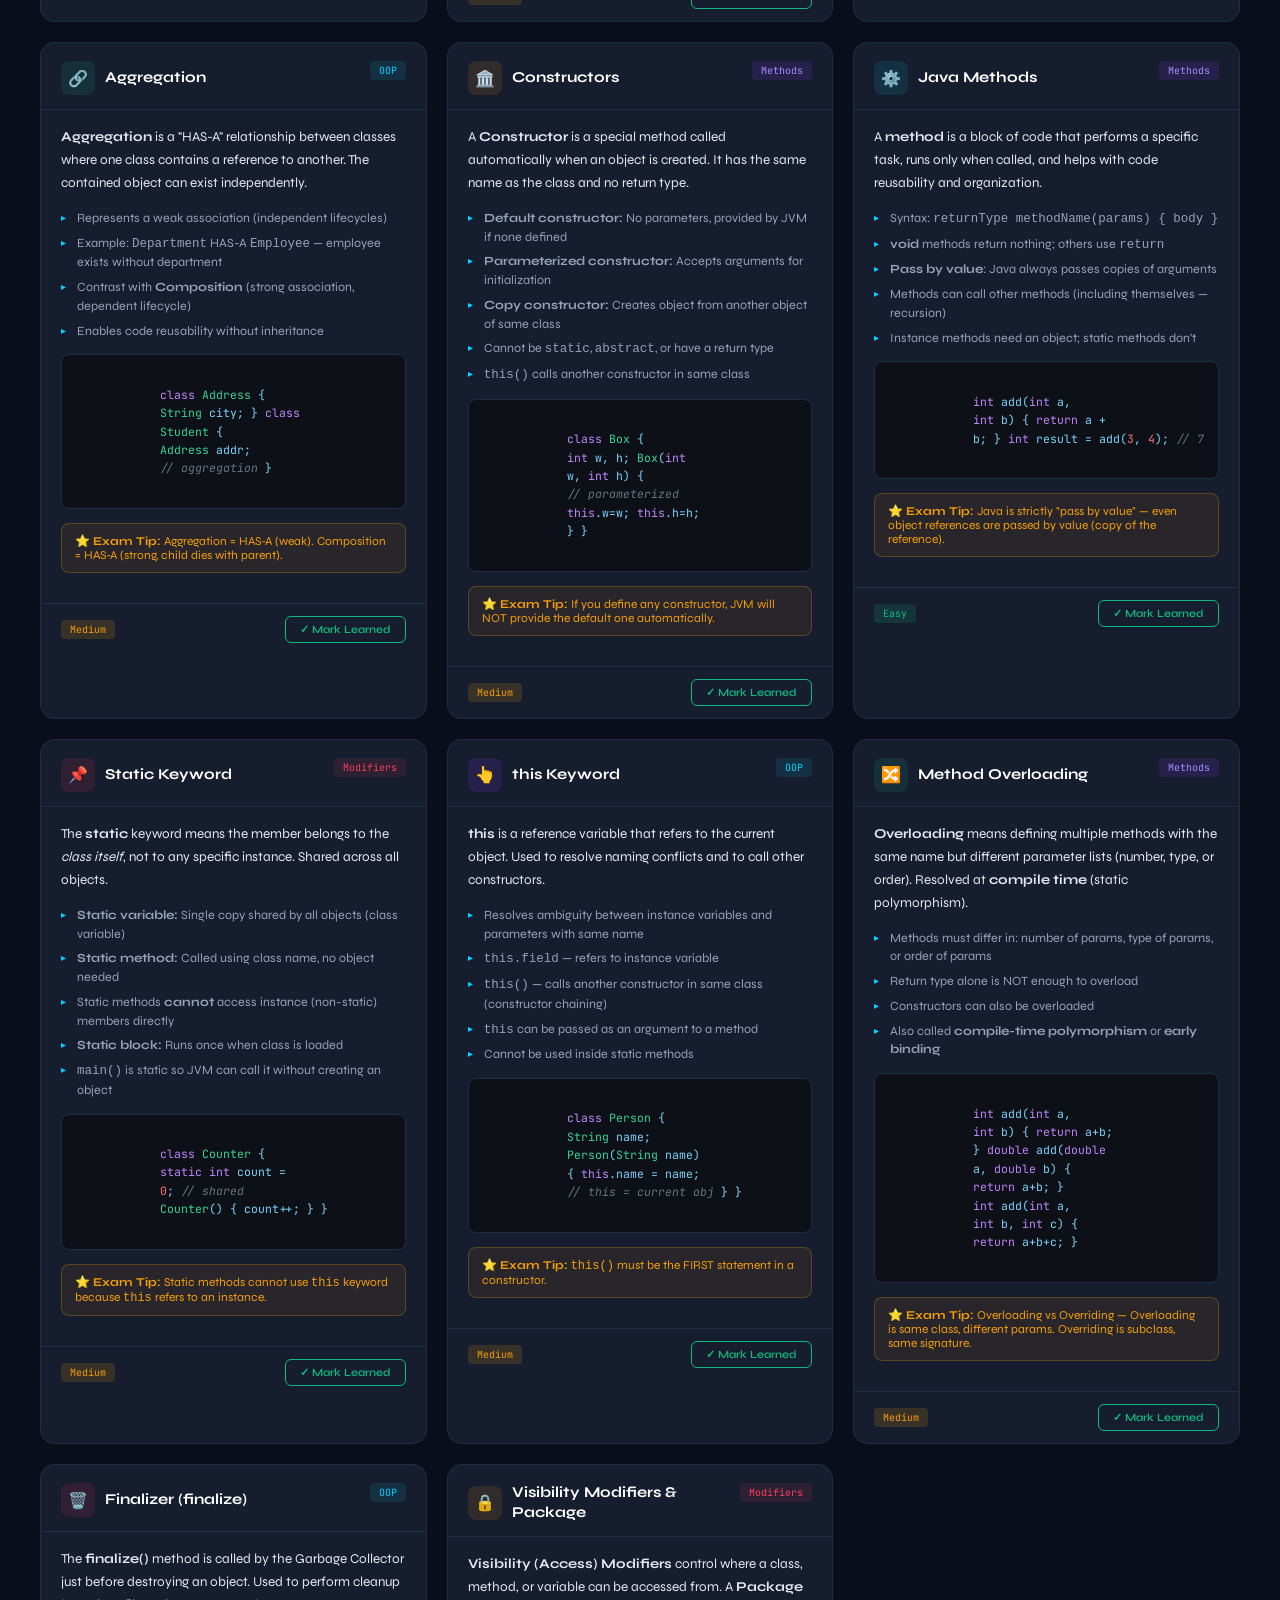
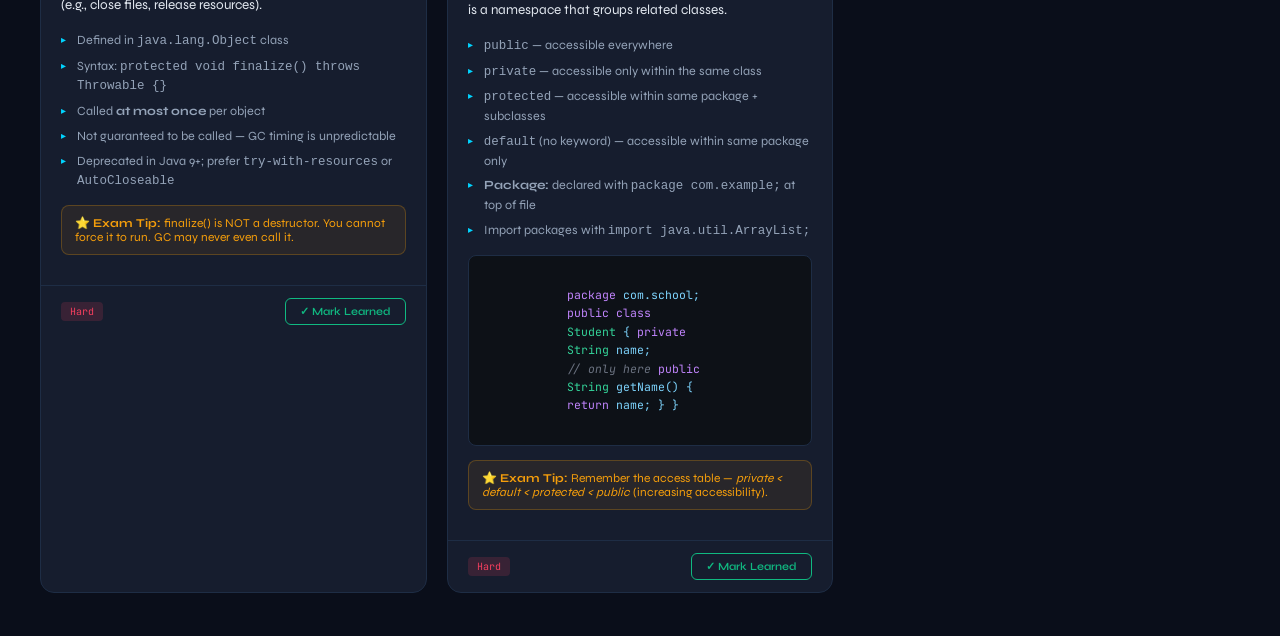
<file: Exam ready using Ai/core java chapter/core.html>
<!doctype html>
<html lang="en">
  <head>
    <meta charset="UTF-8" />
    <meta name="viewport" content="width=device-width, initial-scale=1.0" />
    <title>Java Unit III – Study Summary</title>
    <link
      href="https://fonts.googleapis.com/css2?family=Syne:wght@400;600;700;800&family=JetBrains+Mono:wght@400;500&display=swap"
      rel="stylesheet"
    />
    <link rel="stylesheet" href="core.css" />
  </head>
  <body>
    <header>
      <div class="header-left">
        <div class="tag">// Java Programming · Unit III</div>
        <h1>Core of Java</h1>
        <div class="header-meta">
          <span class="badge accent">08 Hours</span>
          <span class="badge">14 Topics</span>
          <span class="badge">Exam Ready</span>
        </div>
      </div>
    </header>

    <div class="search-wrap">
      <input
        id="searchInput"
        type="text"
        placeholder="Search topics..."
        oninput="filterCards()"
      />
      <div class="filter-btns">
        <button
          class="filter-btn active"
          data-cat="all"
          onclick="setFilter('all', this)"
        >
          All
        </button>
        <button
          class="filter-btn"
          data-cat="oop"
          onclick="setFilter('oop', this)"
        >
          OOP
        </button>
        <button
          class="filter-btn"
          data-cat="methods"
          onclick="setFilter('methods', this)"
        >
          Methods
        </button>
        <button
          class="filter-btn"
          data-cat="data"
          onclick="setFilter('data', this)"
        >
          Data
        </button>
        <button
          class="filter-btn"
          data-cat="modifiers"
          onclick="setFilter('modifiers', this)"
        >
          Modifiers
        </button>
      </div>
    </div>

    <div class="progress-bar-wrap">
      <div class="progress-track">
        <div class="progress-fill" id="progressFill"></div>
      </div>
      <div class="progress-label" id="progressLabel">0 / 14 learned</div>
    </div>

    <div class="grid" id="cardGrid">
      <!-- 1. Classes -->
      <div class="card" data-cat="oop" data-topic="classes objects features">
        <div class="card-header">
          <div class="card-title-group">
            <div class="topic-icon" style="background: rgba(0, 212, 255, 0.1)">
              ☕
            </div>
            <h2>Classes, Objects & Features</h2>
          </div>
          <span
            class="category-tag"
            style="background: rgba(0, 212, 255, 0.1); color: var(--accent)"
            >OOP</span
          >
        </div>
        <div class="card-body">
          <p class="definition">
            A <strong>Class</strong> is a blueprint/template that defines
            attributes (fields) and behaviors (methods). An
            <strong>Object</strong> is a real-world instance of a class with its
            own state and identity.
          </p>
          <ul class="key-points">
            <li>Class = blueprint; Object = instance of that blueprint</li>
            <li>
              Java is purely object-oriented (everything is inside a class)
            </li>
            <li>
              Key OOP features: Encapsulation, Inheritance, Polymorphism,
              Abstraction
            </li>
            <li>Objects are created using the <code>new</code> keyword</li>
          </ul>
          <div class="code-block">
            <span class="kw">class</span> <span class="cl">Car</span> {
            <span class="cl">String</span> brand;
            <span class="cm">// field</span>
            <span class="kw">void</span> drive() {}
            <span class="cm">// method</span>
            }
            <span class="cl">Car</span> c = <span class="kw">new</span>
            <span class="cl">Car</span>(); <span class="cm">// object</span>
          </div>
          <div class="exam-tip">
            ⭐ <strong>Exam Tip:</strong> Define class vs object with a
            real-world analogy (e.g., "Dog" class → "Tommy" object).
          </div>
        </div>
        <div class="card-footer">
          <span class="diff-badge diff-easy">Easy</span>
          <button class="mark-btn" onclick="toggleLearned(this)">
            ✓ Mark Learned
          </button>
        </div>
      </div>

      <!-- 2. Object Declaration & Initialization -->
      <div
        class="card"
        data-cat="oop"
        data-topic="object declaration initialization new"
      >
        <div class="card-header">
          <div class="card-title-group">
            <div
              class="topic-icon"
              style="background: rgba(124, 58, 237, 0.15)"
            >
              🏗️
            </div>
            <h2>Object Declaration & Initialization</h2>
          </div>
          <span
            class="category-tag"
            style="background: rgba(124, 58, 237, 0.15); color: #a78bfa"
            >OOP</span
          >
        </div>
        <div class="card-body">
          <p class="definition">
            <strong>Declaration</strong> creates a reference variable.
            <strong>Initialization</strong> allocates memory and links the
            reference to an actual object using <code>new</code>.
          </p>
          <ul class="key-points">
            <li>
              Declaration: <code>ClassName ref;</code> — only a reference, no
              object yet
            </li>
            <li>
              Initialization: <code>ref = new ClassName();</code> — memory
              allocated on heap
            </li>
            <li>
              Both can be combined:
              <code>ClassName ref = new ClassName();</code>
            </li>
            <li>Uninitialized reference holds <code>null</code></li>
          </ul>
          <div class="code-block">
            <span class="cl">Student</span> s;
            <span class="cm">// declaration (null)</span> s =
            <span class="kw">new</span> <span class="cl">Student</span>();
            <span class="cm">// initialization</span> s.name =
            <span class="st">"Alice"</span>;
            <span class="cm">// accessing field</span>
          </div>
          <div class="exam-tip">
            ⭐ <strong>Exam Tip:</strong> Distinguish heap (object data) vs
            stack (reference variable).
          </div>
        </div>
        <div class="card-footer">
          <span class="diff-badge diff-easy">Easy</span>
          <button class="mark-btn" onclick="toggleLearned(this)">
            ✓ Mark Learned
          </button>
        </div>
      </div>

      <!-- 3. Life Cycle of an Object -->
      <div
        class="card"
        data-cat="oop"
        data-topic="life cycle object garbage collection"
      >
        <div class="card-header">
          <div class="card-title-group">
            <div
              class="topic-icon"
              style="background: rgba(16, 185, 129, 0.12)"
            >
              🔄
            </div>
            <h2>Life Cycle of an Object</h2>
          </div>
          <span
            class="category-tag"
            style="background: rgba(16, 185, 129, 0.12); color: var(--green)"
            >OOP</span
          >
        </div>
        <div class="card-body">
          <p class="definition">
            An object's life cycle has four phases:
            <strong>Creation → In Use → Unreachable → Garbage Collected</strong
            >. Java's Garbage Collector (GC) automatically reclaims memory of
            unreachable objects.
          </p>
          <ul class="key-points">
            <li>
              <strong>Creation:</strong> Memory allocated, constructor called
            </li>
            <li>
              <strong>In Use:</strong> Referenced by at least one variable
            </li>
            <li>
              <strong>Unreachable:</strong> No active references point to it
            </li>
            <li>
              <strong>GC:</strong> JVM reclaims memory;
              <code>finalize()</code> called before destruction
            </li>
          </ul>
          <div class="exam-tip">
            ⭐ <strong>Exam Tip:</strong> Java does NOT have destructors like
            C++. Garbage Collection is automatic and non-deterministic.
          </div>
        </div>
        <div class="card-footer">
          <span class="diff-badge diff-medium">Medium</span>
          <button class="mark-btn" onclick="toggleLearned(this)">
            ✓ Mark Learned
          </button>
        </div>
      </div>

      <!-- 4. Arrays in Java -->
      <div
        class="card"
        data-cat="data"
        data-topic="arrays java single multi dimensional"
      >
        <div class="card-header">
          <div class="card-title-group">
            <div
              class="topic-icon"
              style="background: rgba(245, 158, 11, 0.12)"
            >
              📦
            </div>
            <h2>Arrays in Java</h2>
          </div>
          <span
            class="category-tag"
            style="background: rgba(245, 158, 11, 0.12); color: var(--accent3)"
            >Data</span
          >
        </div>
        <div class="card-body">
          <p class="definition">
            An <strong>Array</strong> is a fixed-size, ordered collection of
            elements of the same data type stored in contiguous memory. Arrays
            are objects in Java.
          </p>
          <ul class="key-points">
            <li>1D array: <code>int[] arr = new int[5];</code></li>
            <li>2D array: <code>int[][] mat = new int[3][3];</code></li>
            <li>Index starts at 0; last index = length-1</li>
            <li>
              <code>arr.length</code> gives the size;
              <code>ArrayIndexOutOfBoundsException</code> on invalid access
            </li>
            <li>
              Default values: 0 for int, null for objects, false for boolean
            </li>
          </ul>
          <div class="code-block">
            <span class="kw">int</span>[] marks = {<span class="num">85</span>,
            <span class="num">90</span>, <span class="num">78</span>};
            <span class="kw">for</span>(<span class="kw">int</span> m : marks)
            <span class="cl">System</span>.out.println(m);
          </div>
          <div class="exam-tip">
            ⭐ <strong>Exam Tip:</strong> Arrays are zero-indexed and have a
            fixed size. Use <code>ArrayList</code> for dynamic sizing.
          </div>
        </div>
        <div class="card-footer">
          <span class="diff-badge diff-easy">Easy</span>
          <button class="mark-btn" onclick="toggleLearned(this)">
            ✓ Mark Learned
          </button>
        </div>
      </div>

      <!-- 5. String in Java -->
      <div
        class="card"
        data-cat="data"
        data-topic="string java immutable string pool"
      >
        <div class="card-header">
          <div class="card-title-group">
            <div class="topic-icon" style="background: rgba(0, 212, 255, 0.1)">
              🔤
            </div>
            <h2>String in Java</h2>
          </div>
          <span
            class="category-tag"
            style="background: rgba(245, 158, 11, 0.12); color: var(--accent3)"
            >Data</span
          >
        </div>
        <div class="card-body">
          <p class="definition">
            A <strong>String</strong> in Java is an immutable sequence of
            characters. Once created, its content cannot be changed. Strings are
            objects of the <code>java.lang.String</code> class.
          </p>
          <ul class="key-points">
            <li>
              <strong>Immutable</strong>: Any modification creates a new String
              object
            </li>
            <li>
              String literals are stored in the
              <strong>String Pool</strong> (heap)
            </li>
            <li>
              <code>==</code> compares references;
              <code>.equals()</code> compares content
            </li>
            <li>
              Use <code>StringBuilder</code> / <code>StringBuffer</code> for
              mutable strings
            </li>
          </ul>
          <div class="code-block">
            <span class="cl">String</span> s1 = <span class="st">"Hello"</span>;
            <span class="cl">String</span> s2 = <span class="st">"Hello"</span>;
            s1 == s2;
            <span class="cm">// true (same pool ref)</span> s1.equals(s2);
            <span class="cm">// true (same content)</span>
          </div>
          <div class="exam-tip">
            ⭐ <strong>Exam Tip:</strong> Always use <code>.equals()</code> to
            compare string content, never <code>==</code>.
          </div>
        </div>
        <div class="card-footer">
          <span class="diff-badge diff-medium">Medium</span>
          <button class="mark-btn" onclick="toggleLearned(this)">
            ✓ Mark Learned
          </button>
        </div>
      </div>

      <!-- 6. String Methods -->
      <div
        class="card"
        data-cat="data"
        data-topic="string methods length charAt substring indexOf toUpperCase"
      >
        <div class="card-header">
          <div class="card-title-group">
            <div
              class="topic-icon"
              style="background: rgba(124, 58, 237, 0.15)"
            >
              🛠️
            </div>
            <h2>String Methods</h2>
          </div>
          <span
            class="category-tag"
            style="background: rgba(245, 158, 11, 0.12); color: var(--accent3)"
            >Data</span
          >
        </div>
        <div class="card-body">
          <p class="definition">
            Java's <code>String</code> class provides numerous built-in methods
            for string manipulation, comparison, and searching.
          </p>
          <ul class="key-points">
            <li><code>length()</code> – number of characters</li>
            <li><code>charAt(i)</code> – char at index i</li>
            <li><code>substring(s,e)</code> – extract part of string</li>
            <li>
              <code>indexOf(str)</code> – position of substring (-1 if not
              found)
            </li>
            <li>
              <code>toUpperCase()</code> / <code>toLowerCase()</code> – case
              conversion
            </li>
            <li><code>trim()</code> – remove leading/trailing spaces</li>
            <li><code>replace(a,b)</code> – replace occurrences</li>
            <li><code>split(regex)</code> – split into array</li>
            <li><code>contains(s)</code> – check if substring exists</li>
          </ul>
          <div class="exam-tip">
            ⭐ <strong>Exam Tip:</strong> Know that all these methods return a
            new String (immutability). Memorize the top 5 for short-answer
            questions.
          </div>
        </div>
        <div class="card-footer">
          <span class="diff-badge diff-easy">Easy</span>
          <button class="mark-btn" onclick="toggleLearned(this)">
            ✓ Mark Learned
          </button>
        </div>
      </div>

      <!-- 7. Aggregation -->
      <div
        class="card"
        data-cat="oop"
        data-topic="aggregation has-a relationship composition"
      >
        <div class="card-header">
          <div class="card-title-group">
            <div
              class="topic-icon"
              style="background: rgba(16, 185, 129, 0.12)"
            >
              🔗
            </div>
            <h2>Aggregation</h2>
          </div>
          <span
            class="category-tag"
            style="background: rgba(0, 212, 255, 0.1); color: var(--accent)"
            >OOP</span
          >
        </div>
        <div class="card-body">
          <p class="definition">
            <strong>Aggregation</strong> is a "HAS-A" relationship between
            classes where one class contains a reference to another. The
            contained object can exist independently.
          </p>
          <ul class="key-points">
            <li>Represents a weak association (independent lifecycles)</li>
            <li>
              Example: <code>Department</code> HAS-A <code>Employee</code> —
              employee exists without department
            </li>
            <li>
              Contrast with <strong>Composition</strong> (strong association,
              dependent lifecycle)
            </li>
            <li>Enables code reusability without inheritance</li>
          </ul>
          <div class="code-block">
            <span class="kw">class</span> <span class="cl">Address</span> {
            <span class="cl">String</span> city; } <span class="kw">class</span>
            <span class="cl">Student</span> {
            <span class="cl">Address</span> addr;
            <span class="cm">// aggregation</span> }
          </div>
          <div class="exam-tip">
            ⭐ <strong>Exam Tip:</strong> Aggregation = HAS-A (weak).
            Composition = HAS-A (strong, child dies with parent).
          </div>
        </div>
        <div class="card-footer">
          <span class="diff-badge diff-medium">Medium</span>
          <button class="mark-btn" onclick="toggleLearned(this)">
            ✓ Mark Learned
          </button>
        </div>
      </div>

      <!-- 8. Constructors -->
      <div
        class="card"
        data-cat="methods"
        data-topic="constructor default parameterized copy constructor overloading"
      >
        <div class="card-header">
          <div class="card-title-group">
            <div
              class="topic-icon"
              style="background: rgba(245, 158, 11, 0.12)"
            >
              🏛️
            </div>
            <h2>Constructors</h2>
          </div>
          <span
            class="category-tag"
            style="background: rgba(124, 58, 237, 0.15); color: #a78bfa"
            >Methods</span
          >
        </div>
        <div class="card-body">
          <p class="definition">
            A <strong>Constructor</strong> is a special method called
            automatically when an object is created. It has the same name as the
            class and no return type.
          </p>
          <ul class="key-points">
            <li>
              <strong>Default constructor:</strong> No parameters, provided by
              JVM if none defined
            </li>
            <li>
              <strong>Parameterized constructor:</strong> Accepts arguments for
              initialization
            </li>
            <li>
              <strong>Copy constructor:</strong> Creates object from another
              object of same class
            </li>
            <li>
              Cannot be <code>static</code>, <code>abstract</code>, or have a
              return type
            </li>
            <li><code>this()</code> calls another constructor in same class</li>
          </ul>
          <div class="code-block">
            <span class="kw">class</span> <span class="cl">Box</span> {
            <span class="kw">int</span> w, h; <span class="cl">Box</span>(<span
              class="kw"
              >int</span
            >
            w, <span class="kw">int</span> h) {
            <span class="cm">// parameterized</span>
            <span class="kw">this</span>.w=w; <span class="kw">this</span>.h=h;
            } }
          </div>
          <div class="exam-tip">
            ⭐ <strong>Exam Tip:</strong> If you define any constructor, JVM
            will NOT provide the default one automatically.
          </div>
        </div>
        <div class="card-footer">
          <span class="diff-badge diff-medium">Medium</span>
          <button class="mark-btn" onclick="toggleLearned(this)">
            ✓ Mark Learned
          </button>
        </div>
      </div>

      <!-- 9. Java Methods -->
      <div
        class="card"
        data-cat="methods"
        data-topic="java methods return type parameters call"
      >
        <div class="card-header">
          <div class="card-title-group">
            <div class="topic-icon" style="background: rgba(0, 212, 255, 0.1)">
              ⚙️
            </div>
            <h2>Java Methods</h2>
          </div>
          <span
            class="category-tag"
            style="background: rgba(124, 58, 237, 0.15); color: #a78bfa"
            >Methods</span
          >
        </div>
        <div class="card-body">
          <p class="definition">
            A <strong>method</strong> is a block of code that performs a
            specific task, runs only when called, and helps with code
            reusability and organization.
          </p>
          <ul class="key-points">
            <li>Syntax: <code>returnType methodName(params) { body }</code></li>
            <li>
              <strong>void</strong> methods return nothing; others use
              <code>return</code>
            </li>
            <li>
              <strong>Pass by value</strong>: Java always passes copies of
              arguments
            </li>
            <li>
              Methods can call other methods (including themselves — recursion)
            </li>
            <li>Instance methods need an object; static methods don't</li>
          </ul>
          <div class="code-block">
            <span class="kw">int</span> add(<span class="kw">int</span> a,
            <span class="kw">int</span> b) { <span class="kw">return</span> a +
            b; } <span class="kw">int</span> result = add(<span class="num"
              >3</span
            >, <span class="num">4</span>); <span class="cm">// 7</span>
          </div>
          <div class="exam-tip">
            ⭐ <strong>Exam Tip:</strong> Java is strictly "pass by value" —
            even object references are passed by value (copy of the reference).
          </div>
        </div>
        <div class="card-footer">
          <span class="diff-badge diff-easy">Easy</span>
          <button class="mark-btn" onclick="toggleLearned(this)">
            ✓ Mark Learned
          </button>
        </div>
      </div>

      <!-- 10. Static -->
      <div
        class="card"
        data-cat="modifiers"
        data-topic="static keyword method variable class"
      >
        <div class="card-header">
          <div class="card-title-group">
            <div class="topic-icon" style="background: rgba(244, 63, 94, 0.12)">
              📌
            </div>
            <h2>Static Keyword</h2>
          </div>
          <span
            class="category-tag"
            style="background: rgba(244, 63, 94, 0.1); color: var(--red)"
            >Modifiers</span
          >
        </div>
        <div class="card-body">
          <p class="definition">
            The <strong>static</strong> keyword means the member belongs to the
            <em>class itself</em>, not to any specific instance. Shared across
            all objects.
          </p>
          <ul class="key-points">
            <li>
              <strong>Static variable:</strong> Single copy shared by all
              objects (class variable)
            </li>
            <li>
              <strong>Static method:</strong> Called using class name, no object
              needed
            </li>
            <li>
              Static methods <strong>cannot</strong> access instance
              (non-static) members directly
            </li>
            <li>
              <strong>Static block:</strong> Runs once when class is loaded
            </li>
            <li>
              <code>main()</code> is static so JVM can call it without creating
              an object
            </li>
          </ul>
          <div class="code-block">
            <span class="kw">class</span> <span class="cl">Counter</span> {
            <span class="kw">static int</span> count =
            <span class="num">0</span>; <span class="cm">// shared</span>
            <span class="cl">Counter</span>() { count++; } }
          </div>
          <div class="exam-tip">
            ⭐ <strong>Exam Tip:</strong> Static methods cannot use
            <code>this</code> keyword because <code>this</code> refers to an
            instance.
          </div>
        </div>
        <div class="card-footer">
          <span class="diff-badge diff-medium">Medium</span>
          <button class="mark-btn" onclick="toggleLearned(this)">
            ✓ Mark Learned
          </button>
        </div>
      </div>

      <!-- 11. this keyword -->
      <div
        class="card"
        data-cat="oop"
        data-topic="this keyword current object reference constructor chaining"
      >
        <div class="card-header">
          <div class="card-title-group">
            <div
              class="topic-icon"
              style="background: rgba(124, 58, 237, 0.15)"
            >
              👆
            </div>
            <h2>this Keyword</h2>
          </div>
          <span
            class="category-tag"
            style="background: rgba(0, 212, 255, 0.1); color: var(--accent)"
            >OOP</span
          >
        </div>
        <div class="card-body">
          <p class="definition">
            <strong>this</strong> is a reference variable that refers to the
            current object. Used to resolve naming conflicts and to call other
            constructors.
          </p>
          <ul class="key-points">
            <li>
              Resolves ambiguity between instance variables and parameters with
              same name
            </li>
            <li><code>this.field</code> — refers to instance variable</li>
            <li>
              <code>this()</code> — calls another constructor in same class
              (constructor chaining)
            </li>
            <li><code>this</code> can be passed as an argument to a method</li>
            <li>Cannot be used inside static methods</li>
          </ul>
          <div class="code-block">
            <span class="kw">class</span> <span class="cl">Person</span> {
            <span class="cl">String</span> name;
            <span class="cl">Person</span>(<span class="cl">String</span> name)
            { <span class="kw">this</span>.name = name;
            <span class="cm">// this = current obj</span> } }
          </div>
          <div class="exam-tip">
            ⭐ <strong>Exam Tip:</strong> <code>this()</code> must be the FIRST
            statement in a constructor.
          </div>
        </div>
        <div class="card-footer">
          <span class="diff-badge diff-medium">Medium</span>
          <button class="mark-btn" onclick="toggleLearned(this)">
            ✓ Mark Learned
          </button>
        </div>
      </div>

      <!-- 12. Overloading -->
      <div
        class="card"
        data-cat="methods"
        data-topic="overloading method compile time polymorphism same name"
      >
        <div class="card-header">
          <div class="card-title-group">
            <div
              class="topic-icon"
              style="background: rgba(16, 185, 129, 0.12)"
            >
              🔀
            </div>
            <h2>Method Overloading</h2>
          </div>
          <span
            class="category-tag"
            style="background: rgba(124, 58, 237, 0.15); color: #a78bfa"
            >Methods</span
          >
        </div>
        <div class="card-body">
          <p class="definition">
            <strong>Overloading</strong> means defining multiple methods with
            the same name but different parameter lists (number, type, or
            order). Resolved at <strong>compile time</strong> (static
            polymorphism).
          </p>
          <ul class="key-points">
            <li>
              Methods must differ in: number of params, type of params, or order
              of params
            </li>
            <li>Return type alone is NOT enough to overload</li>
            <li>Constructors can also be overloaded</li>
            <li>
              Also called <strong>compile-time polymorphism</strong> or
              <strong>early binding</strong>
            </li>
          </ul>
          <div class="code-block">
            <span class="kw">int</span> add(<span class="kw">int</span> a,
            <span class="kw">int</span> b) { <span class="kw">return</span> a+b;
            } <span class="kw">double</span> add(<span class="kw">double</span>
            a, <span class="kw">double</span> b) {
            <span class="kw">return</span> a+b; }
            <span class="kw">int</span> add(<span class="kw">int</span> a,
            <span class="kw">int</span> b, <span class="kw">int</span> c) {
            <span class="kw">return</span> a+b+c; }
          </div>
          <div class="exam-tip">
            ⭐ <strong>Exam Tip:</strong> Overloading vs Overriding —
            Overloading is same class, different params. Overriding is subclass,
            same signature.
          </div>
        </div>
        <div class="card-footer">
          <span class="diff-badge diff-medium">Medium</span>
          <button class="mark-btn" onclick="toggleLearned(this)">
            ✓ Mark Learned
          </button>
        </div>
      </div>

      <!-- 13. Finalizer -->
      <div
        class="card"
        data-cat="oop"
        data-topic="finalizer finalize garbage collection destructor"
      >
        <div class="card-header">
          <div class="card-title-group">
            <div class="topic-icon" style="background: rgba(244, 63, 94, 0.12)">
              🗑️
            </div>
            <h2>Finalizer (finalize)</h2>
          </div>
          <span
            class="category-tag"
            style="background: rgba(0, 212, 255, 0.1); color: var(--accent)"
            >OOP</span
          >
        </div>
        <div class="card-body">
          <p class="definition">
            The <strong>finalize()</strong> method is called by the Garbage
            Collector just before destroying an object. Used to perform cleanup
            (e.g., close files, release resources).
          </p>
          <ul class="key-points">
            <li>Defined in <code>java.lang.Object</code> class</li>
            <li>
              Syntax: <code>protected void finalize() throws Throwable {}</code>
            </li>
            <li>Called <strong>at most once</strong> per object</li>
            <li>Not guaranteed to be called — GC timing is unpredictable</li>
            <li>
              Deprecated in Java 9+; prefer <code>try-with-resources</code> or
              <code>AutoCloseable</code>
            </li>
          </ul>
          <div class="exam-tip">
            ⭐ <strong>Exam Tip:</strong> finalize() is NOT a destructor. You
            cannot force it to run. GC may never even call it.
          </div>
        </div>
        <div class="card-footer">
          <span class="diff-badge diff-hard">Hard</span>
          <button class="mark-btn" onclick="toggleLearned(this)">
            ✓ Mark Learned
          </button>
        </div>
      </div>

      <!-- 14. Visibility Modifiers & Package -->
      <div
        class="card"
        data-cat="modifiers"
        data-topic="visibility modifiers public private protected default package"
      >
        <div class="card-header">
          <div class="card-title-group">
            <div
              class="topic-icon"
              style="background: rgba(245, 158, 11, 0.12)"
            >
              🔒
            </div>
            <h2>Visibility Modifiers & Package</h2>
          </div>
          <span
            class="category-tag"
            style="background: rgba(244, 63, 94, 0.1); color: var(--red)"
            >Modifiers</span
          >
        </div>
        <div class="card-body">
          <p class="definition">
            <strong>Visibility (Access) Modifiers</strong> control where a
            class, method, or variable can be accessed from. A
            <strong>Package</strong> is a namespace that groups related classes.
          </p>
          <ul class="key-points">
            <li><code>public</code> — accessible everywhere</li>
            <li>
              <code>private</code> — accessible only within the same class
            </li>
            <li>
              <code>protected</code> — accessible within same package +
              subclasses
            </li>
            <li>
              <code>default</code> (no keyword) — accessible within same package
              only
            </li>
            <li>
              <strong>Package:</strong> declared with
              <code>package com.example;</code> at top of file
            </li>
            <li>
              Import packages with <code>import java.util.ArrayList;</code>
            </li>
          </ul>
          <div class="code-block">
            <span class="kw">package</span> com.school;
            <span class="kw">public class</span>
            <span class="cl">Student</span> { <span class="kw">private</span>
            <span class="cl">String</span> name;
            <span class="cm">// only here</span> <span class="kw">public</span>
            <span class="cl">String</span> getName() {
            <span class="kw">return</span> name; } }
          </div>
          <div class="exam-tip">
            ⭐ <strong>Exam Tip:</strong> Remember the access table —
            <em>private &lt; default &lt; protected &lt; public</em> (increasing
            accessibility).
          </div>
        </div>
        <div class="card-footer">
          <span class="diff-badge diff-hard">Hard</span>
          <button class="mark-btn" onclick="toggleLearned(this)">
            ✓ Mark Learned
          </button>
        </div>
      </div>
    </div>

    <script src="core.js"></script>
  </body>
</html>
</file>
<file: Calculator/style.css>
body {
            display: flex;
            justify-content: center;
            align-items: center;
            height: 100vh;
            background: #f4f4f4;
            font-family: Arial, sans-serif;
        }

        .calculator {
            background: #222;
            padding: 20px;
            border-radius: 15px;
            box-shadow: 0px 4px 15px rgba(0, 0, 0, 0.2);
        }

        .display {
            width: 260px;
            height: 50px;
            margin-bottom: 15px;
            text-align: right;
            font-size: 24px;
            padding: 10px;
            border-radius: 10px;
            border: none;
            background: #333;
            color: #fff;
        }
        .buttons {
            display: grid;
            grid-template-columns: repeat(4, 65px);
            gap: 10px;
        }

        button {
            width: 65px;
            height: 65px;
            font-size: 20px;
            border: none;
            border-radius: 10px;
            cursor: pointer;
            background: #444;
            color: white;
            transition: 0.2s;
        }

        button:hover {
            background: #666;
        }

        .equal {
            background: #ff9500;
            color: white;
        }

        .equal:hover {
            background: #e08900;
        }

        .clear {
            background: #d9534f;
        }

        .clear:hover {
            background: #c9302c;
        }
</file>
<file: Dicee Game/styles.css>
.container {
  width: 70%;
  margin: auto;
  text-align: center;
}

.dice {
  text-align: center;
  display: inline-block;

}

body {
  background-color: #393E46;
}

h1 {
  margin: 30px;
  font-family: 'Lobster', cursive;
  text-shadow: 5px 0 #232931;
  font-size: 8rem;
  color: #4ECCA3;
}

p {
  font-size: 2rem;
  color: #4ECCA3;
  font-family: 'Indie Flower', cursive;
}

img {
  width: 80%;
}

footer {
  margin-top: 5%;
  color: #EEEEEE;
  text-align: center;
  font-family: 'Indie Flower', cursive;

}
</file>
<file: Exam ready using Ai/core java chapter/core.css>
:root {
    --bg: #0a0e1a;
    --surface: #111827;
    --card: #161d2e;
    --border: #1e2d45;
    --accent: #00d4ff;
    --accent2: #7c3aed;
    --accent3: #f59e0b;
    --text: #e2e8f0;
    --muted: #94a3b8;
    --green: #10b981;
    --red: #f43f5e;
  }

  * { margin: 0; padding: 0; box-sizing: border-box; }

  body {
    background: var(--bg);
    color: var(--text);
    font-family: 'Syne', sans-serif;
    min-height: 100vh;
    overflow-x: hidden;
  }

  /* Animated background */
  body::before {
    content: '';
    position: fixed;
    inset: 0;
    background:
      radial-gradient(ellipse 60% 40% at 20% 20%, rgba(0,212,255,0.05) 0%, transparent 60%),
      radial-gradient(ellipse 50% 50% at 80% 80%, rgba(124,58,237,0.07) 0%, transparent 60%);
    pointer-events: none;
    z-index: 0;
  }

  header {
    position: relative;
    z-index: 1;
    padding: 48px 40px 32px;
    border-bottom: 1px solid var(--border);
    display: flex;
    align-items: flex-start;
    justify-content: space-between;
    flex-wrap: wrap;
    gap: 16px;
  }

  .header-left .tag {
    font-family: 'JetBrains Mono', monospace;
    font-size: 11px;
    color: var(--accent);
    letter-spacing: 0.15em;
    text-transform: uppercase;
    margin-bottom: 10px;
    opacity: 0.8;
  }

  header h1 {
    font-size: clamp(28px, 5vw, 48px);
    font-weight: 800;
    line-height: 1.1;
    background: linear-gradient(135deg, #fff 0%, var(--accent) 60%, var(--accent2) 100%);
    -webkit-background-clip: text;
    -webkit-text-fill-color: transparent;
    background-clip: text;
  }

  .header-meta {
    display: flex;
    gap: 12px;
    margin-top: 14px;
    flex-wrap: wrap;
  }

  .badge {
    font-family: 'JetBrains Mono', monospace;
    font-size: 11px;
    padding: 5px 12px;
    border-radius: 20px;
    border: 1px solid var(--border);
    color: var(--muted);
    background: var(--surface);
  }

  .badge.accent { border-color: var(--accent); color: var(--accent); }

  /* Search */
  .search-wrap {
    position: relative;
    z-index: 1;
    padding: 24px 40px;
    display: flex;
    gap: 12px;
    flex-wrap: wrap;
    align-items: center;
  }

  #searchInput {
    flex: 1;
    min-width: 220px;
    background: var(--surface);
    border: 1px solid var(--border);
    color: var(--text);
    font-family: 'JetBrains Mono', monospace;
    font-size: 13px;
    padding: 10px 18px;
    border-radius: 8px;
    outline: none;
    transition: border-color 0.2s;
  }
  #searchInput:focus { border-color: var(--accent); }
  #searchInput::placeholder { color: var(--muted); }

  .filter-btns { display: flex; gap: 8px; flex-wrap: wrap; }

  .filter-btn {
    font-family: 'Syne', sans-serif;
    font-size: 12px;
    font-weight: 600;
    padding: 8px 16px;
    border-radius: 6px;
    border: 1px solid var(--border);
    background: var(--surface);
    color: var(--muted);
    cursor: pointer;
    transition: all 0.2s;
  }
  .filter-btn:hover, .filter-btn.active {
    background: var(--accent);
    color: #000;
    border-color: var(--accent);
  }

  /* Progress bar */
  .progress-bar-wrap {
    position: relative;
    z-index: 1;
    padding: 0 40px 24px;
    display: flex;
    align-items: center;
    gap: 14px;
  }
  .progress-track {
    flex: 1;
    height: 4px;
    background: var(--border);
    border-radius: 99px;
    overflow: hidden;
  }
  .progress-fill {
    height: 100%;
    background: linear-gradient(90deg, var(--accent), var(--accent2));
    border-radius: 99px;
    transition: width 0.4s ease;
    width: 0%;
  }
  .progress-label {
    font-family: 'JetBrains Mono', monospace;
    font-size: 11px;
    color: var(--muted);
    white-space: nowrap;
  }

  /* Grid */
  .grid {
    position: relative;
    z-index: 1;
    display: grid;
    grid-template-columns: repeat(auto-fill, minmax(340px, 1fr));
    gap: 20px;
    padding: 0 40px 60px;
  }

  /* Topic Card */
  .card {
    background: var(--card);
    border: 1px solid var(--border);
    border-radius: 14px;
    overflow: hidden;
    transition: transform 0.2s, border-color 0.2s, box-shadow 0.2s;
    cursor: pointer;
    animation: fadeUp 0.4s ease both;
  }
  .card:hover {
    transform: translateY(-3px);
    border-color: var(--accent);
    box-shadow: 0 8px 32px rgba(0,212,255,0.1);
  }
  .card.learned {
    border-color: var(--green);
    box-shadow: 0 0 0 1px rgba(16,185,129,0.2);
  }
  .card.learned .card-header { background: rgba(16,185,129,0.08); }

  .card-header {
    padding: 18px 20px 14px;
    border-bottom: 1px solid var(--border);
    display: flex;
    align-items: flex-start;
    justify-content: space-between;
    gap: 10px;
  }

  .card-title-group { display: flex; align-items: center; gap: 10px; }

  .topic-icon {
    width: 34px;
    height: 34px;
    border-radius: 8px;
    display: flex;
    align-items: center;
    justify-content: center;
    font-size: 16px;
    flex-shrink: 0;
  }

  .card h2 {
    font-size: 15px;
    font-weight: 700;
    color: #fff;
    line-height: 1.3;
  }

  .category-tag {
    font-family: 'JetBrains Mono', monospace;
    font-size: 10px;
    padding: 3px 9px;
    border-radius: 4px;
    white-space: nowrap;
    flex-shrink: 0;
  }

  .card-body {
    padding: 16px 20px 18px;
  }

  .definition {
    font-size: 13.5px;
    color: var(--text);
    line-height: 1.7;
    margin-bottom: 14px;
  }

  .key-points {
    list-style: none;
    display: flex;
    flex-direction: column;
    gap: 6px;
    margin-bottom: 14px;
  }
  .key-points li {
    font-size: 12.5px;
    color: var(--muted);
    padding-left: 16px;
    position: relative;
    line-height: 1.5;
  }
  .key-points li::before {
    content: '▸';
    position: absolute;
    left: 0;
    color: var(--accent);
    font-size: 10px;
    top: 2px;
  }

  .code-block {
    background: #0d1117;
    border: 1px solid var(--border);
    border-radius: 8px;
    padding: 12px 14px;
    margin-bottom: 14px;
    font-family: 'JetBrains Mono', monospace;
    font-size: 11.5px;
    color: #7dd3fc;
    line-height: 1.6;
    overflow-x: auto;
    white-space: pre;
  }
  .code-block .kw { color: #c084fc; }
  .code-block .cl { color: #34d399; }
  .code-block .cm { color: #6b7280; font-style: italic; }
  .code-block .st { color: #fbbf24; }
  .code-block .num { color: #f87171; }

  .exam-tip {
    background: rgba(245,158,11,0.08);
    border: 1px solid rgba(245,158,11,0.25);
    border-radius: 8px;
    padding: 10px 13px;
    font-size: 12px;
    color: var(--accent3);
    margin-bottom: 12px;
  }
  .exam-tip strong { font-weight: 700; }

  .card-footer {
    padding: 12px 20px;
    border-top: 1px solid var(--border);
    display: flex;
    justify-content: space-between;
    align-items: center;
  }

  .mark-btn {
    font-family: 'Syne', sans-serif;
    font-size: 11px;
    font-weight: 600;
    padding: 6px 14px;
    border-radius: 6px;
    border: 1px solid var(--green);
    background: transparent;
    color: var(--green);
    cursor: pointer;
    transition: all 0.2s;
  }
  .mark-btn:hover { background: var(--green); color: #000; }
  .card.learned .mark-btn { background: var(--green); color: #000; }

  .diff-badge {
    font-family: 'JetBrains Mono', monospace;
    font-size: 10px;
    padding: 3px 9px;
    border-radius: 4px;
  }
  .diff-easy { background: rgba(16,185,129,0.15); color: var(--green); }
  .diff-medium { background: rgba(245,158,11,0.15); color: var(--accent3); }
  .diff-hard { background: rgba(244,63,94,0.15); color: var(--red); }

  /* Hidden */
  .card.hidden { display: none; }

  @keyframes fadeUp {
    from { opacity: 0; transform: translateY(16px); }
    to { opacity: 1; transform: translateY(0); }
  }

  /* Responsive */
  @media (max-width: 600px) {
    header, .search-wrap, .progress-bar-wrap, .grid { padding-left: 20px; padding-right: 20px; }
    .grid { grid-template-columns: 1fr; }
  }

  .no-results {
    grid-column: 1/-1;
    text-align: center;
    padding: 60px 20px;
    color: var(--muted);
    font-family: 'JetBrains Mono', monospace;
    font-size: 14px;
  }
</file>
